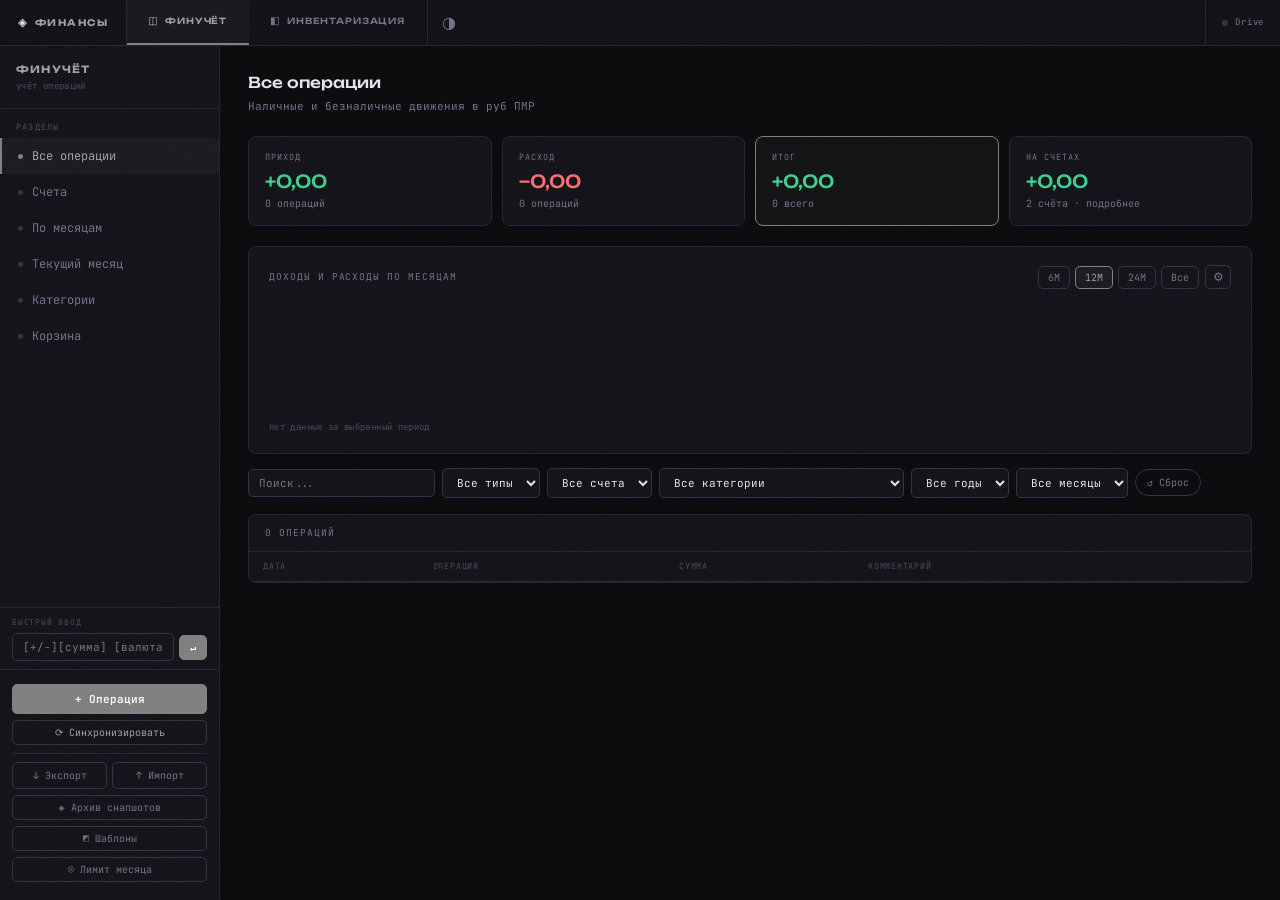
<file: index.html>
﻿<!DOCTYPE html>
<html lang="ru">
<head>
<meta charset="UTF-8">
<meta name="viewport" content="width=device-width, initial-scale=1.0">
<title>Финансы</title>
<link rel="icon" type="image/png" href="favicon.png">
<link rel="apple-touch-icon" href="favicon.png">

<!-- ── Шрифты ──────────────────────────────────────── -->
<link rel="preconnect" href="https://fonts.googleapis.com">
<link href="https://fonts.googleapis.com/css2?family=JetBrains+Mono:wght@300;400;500;600&family=Unbounded:wght@300;500;700&display=swap" rel="stylesheet">

<!-- ── Внешние библиотеки ──────────────────────────── -->
<script src="https://accounts.google.com/gsi/client" async defer></script>
<script src="vendor/chart.umd.min.js"></script>
<script src="vendor/xlsx.full.min.js"></script>

<!-- ── Стили ────────────────────────────────────────── -->
<link rel="stylesheet" href="css/main.css">
</head>
<body>

<!-- ══════════════════════════════════════════════════
     Основная HTML-разметка приложения.
     JS-логика вынесена в js/, стили — в css/.
══════════════════════════════════════════════════ -->


<!-- ══════════════════════════════════════════════
     TOPBAR
══════════════════════════════════════════════ -->
<header class="topbar">
  <button class="topbar-menu-btn" id="topbar-menu-btn" onclick="toggleSidebar()" title="Меню">☰</button>
  <div class="topbar-brand">
    <span class="topbar-brand-icon">◈</span>
    <span class="topbar-brand-text">Финансы</span>
  </div>
  <nav class="topbar-tabs">
    <div class="topbar-tab is-active" id="tab-ops" onclick="switchApp('ops')">
      <span class="topbar-tab-icon">◫</span>
      <span class="topbar-tab-label">Финучёт</span>
    </div>
    <div class="topbar-tab" id="tab-inv" onclick="switchApp('inv')">
      <span class="topbar-tab-icon">◧</span>
      <span class="topbar-tab-label">Инвентаризация</span>
    </div>
  </nav>
  <button class="topbar-theme-btn" onclick="themeOpenModal()" title="Настройки темы">◑</button>
  <div class="sync-status" onclick="driveOpenModal()" title="Google Drive синхронизация">
    <div class="sync-dot" id="sync-dot"></div>
    <span class="sync-label" id="sync-label">Drive</span>
  </div>
</header>

<!-- ══════════════════════════════════════════════
     MOBILE: SIDEBAR OVERLAY
══════════════════════════════════════════════ -->
<div class="sidebar-overlay" id="sidebar-overlay" onclick="closeSidebar()"></div>

<!-- ══════════════════════════════════════════════
     MOBILE: BOTTOM NAV
══════════════════════════════════════════════ -->
<nav class="mobile-bottom-nav" id="mobile-bottom-nav">
  <button class="mobile-nav-item" id="mnav-ops" onclick="switchApp('ops');closeSidebar()">
    <span class="mobile-nav-icon">◫</span>
    <span class="mobile-nav-label">Финучёт</span>
    <div class="mobile-nav-dot"></div>
  </button>
  <button class="mobile-nav-item" id="mnav-inv" onclick="switchApp('inv');closeSidebar()">
    <span class="mobile-nav-icon">◧</span>
    <span class="mobile-nav-label">Инвентарь</span>
    <div class="mobile-nav-dot"></div>
  </button>
  <button class="mobile-nav-item" id="mnav-sync" onclick="driveOpenModal()">
    <span class="mobile-nav-icon" id="mnav-sync-icon">☁</span>
    <span class="mobile-nav-label">Drive</span>
    <div class="mobile-nav-dot" id="mnav-sync-dot"></div>
  </button>
</nav>

<!-- ══════════════════════════════════════════════
     MOBILE: FAB (Add operation)
══════════════════════════════════════════════ -->
<button class="mobile-fab" id="mobile-fab" onclick="opsOpenAddModal()" title="Добавить операцию">+</button>

<!-- ══════════════════════════════════════════════
     MOBILE: QUICK INPUT TOGGLE + BAR
══════════════════════════════════════════════ -->
<button class="quick-input-toggle" id="qi-toggle-btn" onclick="qiToggle()" title="Быстрый ввод">⌨</button>
<div class="quick-input-bar" id="qi-bar">
  <input class="qi-field" id="qi-mobile-input"
    placeholder="+/-сумма нал/безнал коммент"
    onkeydown="if(event.key==='Enter'){qiMobileSubmit();} if(event.key==='Escape'){qiClose();}">
  <button class="qi-submit" onclick="qiMobileSubmit()">↵</button>
</div>

<!-- ══════════════════════════════════════════════
     APP: ФИНУЧЁТ
══════════════════════════════════════════════ -->
<div class="app-frame is-active" id="app-ops">

  <aside class="sidebar">
    <div class="sidebar-logo">
      <div class="sidebar-logo-name">Финучёт</div>
      <div class="sidebar-logo-sub">учёт операций</div>
    </div>

    <div class="sidebar-nav-scroll">
    <div class="sidebar-section-label">Разделы</div>
    <div class="sidebar-nav-item is-active" onclick="opsNav('op-p1');closeSidebar()">
      <div class="sidebar-nav-dot"></div>
      <div><div>Все операции</div></div>
    </div>
    <div class="sidebar-nav-item" onclick="opsNav('op-acc');closeSidebar()">
      <div class="sidebar-nav-dot"></div>
      <div>Счета</div>
    </div>
    <div class="sidebar-nav-item" onclick="opsNav('op-p3');closeSidebar()">
      <div class="sidebar-nav-dot"></div>
      <div>По месяцам</div>
    </div>
    <div class="sidebar-nav-item" onclick="opsNav('op-p4');closeSidebar()">
      <div class="sidebar-nav-dot"></div>
      <div>Текущий месяц</div>
    </div>
    <div class="sidebar-nav-item" onclick="opsNav('op-p6');closeSidebar()">
      <div class="sidebar-nav-dot"></div>
      <div>Категории</div>
    </div>
    <div class="sidebar-nav-item" onclick="opsNav('op-p7');closeSidebar()">
      <div class="sidebar-nav-dot"></div>
      <div>Корзина</div>
      <span class="nav-count" id="nav-trash-count" hidden></span>
    </div>
    </div><!-- /sidebar-nav-scroll -->

    <!-- Быстрый ввод (только desktop — на мобильном есть плавающая панель) -->
    <div class="sidebar-quick-input" style="padding:8px 12px;border-top:1px solid var(--line);flex-shrink:0;">
      <div style="font-size:8px;letter-spacing:.1em;text-transform:uppercase;color:var(--muted2);margin-bottom:5px;">Быстрый ввод</div>
      <div style="display:flex;gap:5px;align-items:center;">
        <input id="quick-input" class="filter-input" style="flex:1;min-width:0;font-size:11px;"
               placeholder="[+/-][сумма] [валюта] [нал|безнал] [коммент]"
               onkeydown="if(event.key==='Enter')quickInputSubmit()">
        <button class="btn btn-sm btn-primary" onclick="quickInputSubmit()" style="flex-shrink:0;white-space:nowrap;">↵</button>
      </div>
      <div id="quick-input-hint" style="font-size:9px;margin-top:3px;line-height:1.4;display:none;"></div>
    </div>

    <div class="sidebar-footer" style="display:flex;flex-direction:column;gap:6px;">
      <button class="btn btn-primary btn-full" onclick="opsOpenAddModal();closeSidebar()">+ Операция</button>
      <button class="btn btn-full btn-sm btn-sync" id="ops-sync-btn" onclick="driveSyncApp('ops');closeSidebar()">⟳ Синхронизировать</button>
      <div style="height:1px;background:var(--line);margin:2px 0;"></div>
      <div style="display:grid;grid-template-columns:1fr 1fr;gap:5px;">
        <button class="btn btn-sm" onclick="opsOpenExportModal();closeSidebar()">↓ Экспорт</button>
        <label class="btn btn-sm" style="cursor:pointer;" onclick="closeSidebar()">↑ Импорт
          <input type="file" accept=".json,.xlsx,.xls" style="display:none" onchange="opsImportFile(this)">
        </label>
      </div>
      <button class="btn btn-full btn-sm" onclick="snapOpenModal();closeSidebar()">◈ Архив снапшотов</button>
      <button class="btn btn-full btn-sm" onclick="opsTplOpenModal();closeSidebar()">◩ Шаблоны</button>
      <button class="btn btn-full btn-sm" onclick="opsBudgetOpenModal();closeSidebar()">◎ Лимит месяца</button>
    </div>
  </aside>

  <main class="main-area" id="ops-main">

    <!-- PAGE: Все операции -->
    <div class="page is-active" id="op-p1">
      <div class="page-title">Все операции</div>
      <div class="page-sub">Наличные и безналичные движения в руб ПМР</div>
      <div class="stat-grid stat-grid-4" id="p1stats"></div>
      <div id="p1-budget"></div>
      <div class="chart-block" id="c1-block">
        <div class="chart-block-header">
          <div class="chart-block-title">Доходы и расходы по месяцам</div>
          <div class="chart-tools">
            <div class="chart-range-group" id="c1-range">
              <button class="chart-range-btn" data-range="6"  onclick="c1SetRange(6)">6М</button>
              <button class="chart-range-btn" data-range="12" onclick="c1SetRange(12)">12М</button>
              <button class="chart-range-btn" data-range="24" onclick="c1SetRange(24)">24М</button>
              <button class="chart-range-btn" data-range="0"  onclick="c1SetRange(0)">Все</button>
            </div>
            <button class="chart-cfg-btn" id="c1-cfg-btn" onclick="c1ToggleCfg()" title="Настройки графика">⚙</button>
          </div>
        </div>

        <div class="chart-cfg" id="c1-cfg" hidden>
          <div class="chart-cfg-grid">
            <label class="chart-cfg-field">
              <span>Тип диаграммы</span>
              <select class="filter-input" id="c1-type" onchange="c1Set('type',this.value)">
                <option value="bar">Столбцы рядом</option>
                <option value="stacked">Столбцы стопкой</option>
                <option value="line">Линии</option>
                <option value="area">Области</option>
                <option value="combo">Столбцы + линия итога</option>
              </select>
            </label>
            <label class="chart-cfg-field">
              <span>Ориентация</span>
              <select class="filter-input" id="c1-orient" onchange="c1Set('orient',this.value)">
                <option value="v">Вертикально</option>
                <option value="h">Горизонтально</option>
              </select>
            </label>
            <label class="chart-cfg-field">
              <span>Плотность</span>
              <select class="filter-input" id="c1-density" onchange="c1Set('density',this.value)">
                <option value="auto">Авто</option>
                <option value="compact">Компактно</option>
                <option value="normal">Обычно</option>
                <option value="wide">Просторно</option>
              </select>
            </label>
          </div>

          <div class="chart-cfg-row">
            <span class="chart-cfg-cap">Ряды</span>
            <div class="chart-chips">
              <button class="chart-chip" data-k="income"  onclick="c1Toggle('income')">Приход</button>
              <button class="chart-chip" data-k="expense" onclick="c1Toggle('expense')">Расход</button>
              <button class="chart-chip" data-k="net"     onclick="c1Toggle('net')">Итог</button>
              <button class="chart-chip" data-k="cum"     onclick="c1Toggle('cum')">Накопительно</button>
              <button class="chart-chip" data-k="avg"     onclick="c1Toggle('avg')">Средние</button>
            </div>
          </div>

          <div class="chart-cfg-row">
            <span class="chart-cfg-cap">Отображение</span>
            <div class="chart-chips">
              <button class="chart-chip" data-k="legend"   onclick="c1Toggle('legend')">Легенда</button>
              <button class="chart-chip" data-k="grid"     onclick="c1Toggle('grid')">Сетка</button>
              <button class="chart-chip" data-k="values"   onclick="c1Toggle('values')">Значения</button>
              <button class="chart-chip" data-k="netTicks" onclick="c1Toggle('netTicks')">Итог под осью</button>
              <button class="chart-chip" data-k="smooth"   onclick="c1Toggle('smooth')">Сглаживание</button>
            </div>
          </div>

          <div class="chart-cfg-foot">
            <button class="filter-reset" onclick="c1Reset()">↺ Сбросить вид</button>
          </div>
        </div>

        <div class="chart-scroll" id="c1-scroll">
          <div class="chart-canvas-wrap" id="c1-wrap"><canvas id="chart1"></canvas></div>
        </div>
        <div class="chart-foot" id="c1-foot"></div>
      </div>
      <div class="filters">
        <input class="filter-input" type="text" id="f1search" placeholder="Поиск..." oninput="renderP1()">
        <select class="filter-input" id="f1type" onchange="renderP1()">
          <option value="">Все типы</option>
          <option value="income">Приход</option>
          <option value="expense">Расход</option>
          <option value="transfer">Перевод</option>
        </select>
        <select class="filter-input" id="f1way" onchange="renderP1()">
          <option value="">Все счета</option>
        </select>
        <select class="filter-input" id="f1cat" onchange="renderP1()"><option value="">Все категории</option><option value="__none__">— без категории</option></select>
        <select class="filter-input" id="f1year" onchange="renderP1()"><option value="">Все годы</option></select>
        <select class="filter-input" id="f1month" onchange="renderP1()"><option value="">Все месяцы</option></select>
        <button class="filter-reset" onclick="opsResetP1()">↺ Сброс</button>
      </div>
      <div class="tbl-wrap">
        <div class="tbl-header">
          <div class="tbl-caption" id="p1count">—</div>
        </div>
        <table>
          <thead><tr><th>Дата</th><th>Операция</th><th>Сумма</th><th>Комментарий</th><th></th></tr></thead>
          <tbody id="p1body"></tbody>
        </table>
      </div>
    </div>

    <!-- PAGE: Категории -->
    <div class="page" id="op-p6">
      <div class="page-title">По категориям</div>
      <div class="page-sub">Распределение расходов и доходов по категориям</div>
      <div style="display:flex;align-items:center;gap:8px;margin-bottom:16px;flex-wrap:wrap;">
        <select class="filter-input" id="f6year" onchange="renderP6()"><option value="">Все годы</option></select>
        <select class="filter-input" id="f6month" onchange="renderP6()"><option value="">Все месяцы</option></select>
        <select class="filter-input" id="f6type" onchange="renderP6()">
          <option value="expense">Расходы</option>
          <option value="income">Доходы</option>
          <option value="">Всё</option>
        </select>
        <select class="filter-input" id="f6chart" onchange="renderP6()">
          <option value="doughnut">Кольцо</option>
          <option value="pie">Круг</option>
          <option value="bar">Столбцы</option>
          <option value="polarArea">Полярная</option>
        </select>
        <button class="filter-reset" onclick="opsResetP6()">↺ Сброс</button>
        <button class="btn btn-sm" style="margin-left:auto" onclick="opsCatConfig()">⚙ Категории</button>
      </div>
      <div style="display:grid;grid-template-columns:1fr 1fr;gap:16px;align-items:start;">
        <div class="chart-block" style="margin-bottom:0;">
          <div class="chart-canvas-wrap" style="height:260px;"><canvas id="chart-cat"></canvas></div>
        </div>
        <div id="p6-legend" style="display:flex;flex-direction:column;gap:5px;max-height:300px;overflow-y:auto;"></div>
      </div>
      <div class="tbl-wrap" style="margin-top:16px;">
        <table><thead><tr><th>Категория</th><th>Кол-во</th><th>Сумма</th><th>%</th></tr></thead>
        <tbody id="p6body"></tbody></table>
      </div>
    </div>

    <!-- PAGE: Корзина -->
    <div class="page" id="op-p7">
      <div class="page-title">Корзина</div>
      <div class="page-sub">Удалённые операции хранятся здесь, пока вы их не вычистите</div>

      <div class="tbl-wrap" id="p7-wrap">
        <div class="tbl-header">
          <div class="tbl-caption" id="p7count">—</div>
          <div id="p7-tools" style="display:none;gap:6px;">
            <button class="btn btn-sm" onclick="opsRestoreAll()">↺ Восстановить всё</button>
            <button class="btn btn-sm btn-danger" onclick="opsPurgeAll()">✕ Очистить</button>
          </div>
        </div>
        <table>
          <thead><tr><th>Дата</th><th>Операция</th><th>Сумма</th><th>Комментарий</th><th>Удалено</th><th></th></tr></thead>
          <tbody id="p7body"></tbody>
        </table>
      </div>

      <div class="trash-empty" id="p7-empty">
        Корзина пуста. Удалённые операции попадают сюда и остаются до очистки.
      </div>
    </div>

    <!-- PAGE: Счета -->
    <div class="page" id="op-acc">
      <div class="page-title">Счета</div>
      <div class="page-sub">Остатки и движение по каждому счёту — для сверки с кошельком и картой</div>
      <div class="stat-grid stat-grid-4" id="acc-cards"></div>
      <div class="filters">
        <select class="filter-input" id="facc-acc" onchange="renderAccounts()"></select>
        <input class="filter-input" type="text" id="facc-search" placeholder="Поиск..." oninput="renderAccounts()">
        <select class="filter-input" id="facc-year" onchange="renderAccounts()"><option value="">Все годы</option></select>
        <select class="filter-input" id="facc-month" onchange="renderAccounts()"><option value="">Все месяцы</option></select>
        <button class="filter-reset" onclick="opsResetAcc()">↺ Сброс</button>
        <button class="btn btn-sm" style="margin-left:auto" onclick="opsAccOpenModal()">⚙ Счета</button>
      </div>
      <div class="tbl-wrap">
        <div class="tbl-header">
          <div class="tbl-caption" id="acc-count">—</div>
        </div>
        <table>
          <thead><tr><th>Дата</th><th>Операция</th><th>Сумма</th><th>Остаток</th><th>Комментарий</th><th></th></tr></thead>
          <tbody id="acc-body"></tbody>
        </table>
      </div>
    </div>

    <!-- PAGE: По месяцам -->
    <div class="page" id="op-p3">
      <div class="page-title">По месяцам</div>
      <div class="page-sub">Сводка за каждый месяц — разверни чтобы увидеть операции по дням</div>
      <div class="filters">
        <select class="filter-input" id="f3year" onchange="renderP3()"><option value="">Все годы</option></select>
        <button class="filter-reset" onclick="opsResetP3()">↺ Сброс</button>
      </div>
      <div id="p3body"></div>
    </div>

    <!-- PAGE: Текущий месяц -->
    <div class="page" id="op-p4">
      <div class="page-title">Операции за месяц</div>
      <div class="month-select-wrap">
        <button class="month-nav-btn" onclick="p4Prev()">←</button>
        <span class="month-current-label" id="p4label"></span>
        <button class="month-nav-btn" onclick="p4Next()">→</button>
        <select class="filter-input" id="p4yearsel" onchange="p4YearChange()" style="margin-left:6px;"></select>
        <select class="filter-input" id="p4monthsel" onchange="p4MonthChange()"></select>
      </div>
      <div class="stat-grid stat-grid-4" id="p4stats"></div>
      <div id="p4-budget"></div>
      <div class="tbl-wrap">
        <div class="tbl-header"><div class="tbl-caption" id="p4count">—</div></div>
        <table>
          <thead><tr><th>Дата</th><th>Тип</th><th>Счёт</th><th>Сумма</th><th>Итог месяца</th><th>Комментарий</th><th></th></tr></thead>
          <tbody id="p4body"></tbody>
        </table>
      </div>
    </div>

  </main>
</div>

<!-- ══════════════════════════════════════════════
     APP: ИНВЕНТАРИЗАЦИЯ
══════════════════════════════════════════════ -->
<div class="app-frame" id="app-inv">

  <aside class="sidebar">
    <div class="sidebar-logo">
      <div class="sidebar-logo-name">Наличные</div>
      <div class="sidebar-logo-sub">инвентаризация</div>
    </div>

    <div class="sidebar-section-label" style="padding-top:14px;">Обзор</div>
    <div class="sidebar-nav-item" id="inv-dash-nav" onclick="invShowDashboard();closeSidebar()">
      <div class="sidebar-nav-dot" style="background:var(--amber);"></div>
      <div>Главная</div>
    </div>

    <div class="sidebar-section-label">Инвентаризации</div>
    <!-- Список дат — скроллится отдельно -->
    <div id="inv-date-list" style="overflow-y:auto;flex:1;min-height:0;"></div>

    <!-- Зафиксированные кнопки снизу -->
    <div style="border-top:1px solid var(--line);flex-shrink:0;padding:14px 12px 18px;display:flex;flex-direction:column;gap:6px;">

      <!-- Primary action -->
      <button class="btn btn-primary btn-full btn-sm" onclick="invOpenNewModal();closeSidebar()">+ Новая дата</button>

      <!-- Sync -->
      <button class="btn btn-sm btn-sync btn-full" id="inv-sync-btn" onclick="driveSyncApp('inv');closeSidebar()">⟳ Синхронизировать</button>

      <!-- Section: настройки -->
      <div style="height:1px;background:var(--line);margin:2px 0;"></div>
      <div style="display:grid;grid-template-columns:1fr 1fr;gap:5px;">
        <button class="btn btn-sm" onclick="invOpenConfig();closeSidebar()">⚙ Блоки</button>
        <button class="btn btn-sm" onclick="invOpenRatesModal();closeSidebar()" title="Курсы валют">₽ Курсы</button>
        <button class="btn btn-sm" onclick="invOpenDiff();closeSidebar()">⇄ Сравнить</button>
        <button class="btn btn-sm" onclick="invOpenGoals();closeSidebar()">◎ Цели</button>
      </div>

      <!-- Section: данные -->
      <div style="height:1px;background:var(--line);margin:2px 0;"></div>
      <div style="display:grid;grid-template-columns:1fr 1fr;gap:5px;">
        <button class="btn btn-sm" onclick="invExport();closeSidebar()">↓ Экспорт</button>
        <label class="btn btn-sm" style="cursor:pointer;" onclick="closeSidebar()">↑ Импорт
          <input type="file" accept=".json" style="display:none" onchange="invImport(this)">
        </label>
      </div>
      <button class="btn btn-sm btn-full" onclick="snapOpenModal();closeSidebar()">◈ Архив снапшотов</button>
    </div>
  </aside>

  <main class="main-area" id="inv-main-area">
    <div class="empty-state">
      <div class="empty-state-glyph">—</div>
      <div class="empty-state-text">Выбери дату или создай новую</div>
    </div>
  </main>

</div>

<!-- ══════════════════════════════════════════════
     MODAL: OPS — ДОБАВИТЬ / РЕДАКТИРОВАТЬ
══════════════════════════════════════════════ -->
<div class="overlay" id="ops-modal">
  <div class="modal">
    <div class="modal-title" id="ops-modal-title">Новая операция</div>
    <div style="display:flex;gap:6px;margin-bottom:12px;padding-bottom:10px;border-bottom:1px solid var(--line);">
      <button type="button" class="btn btn-sm" style="font-size:10px;flex:1;" onclick="opsTplOpenModal()">◩ Из шаблона</button>
      <button type="button" class="btn btn-sm" style="font-size:10px;flex:1;" onclick="opsTplSaveFromModal()">💾 Сохранить шаблон</button>
    </div>
    <div class="form-row">
      <div class="form-field">
        <label>Дата</label>
        <input type="date" id="m-date" onchange="opsFxFormSync()">
      </div>
      <div class="form-field">
        <label>Тип</label>
        <select id="m-type" onchange="opsModalTypeChange()">
          <option value="income">Приход</option>
          <option value="expense">Расход</option>
          <option value="transfer">Перевод</option>
        </select>
      </div>
    </div>
    <div class="form-row">
      <div class="form-field">
        <label id="m-acc-label">Счёт</label>
        <select id="m-acc" onchange="opsFxFormSync()"></select>
      </div>
      <div class="form-field">
        <label id="m-amt-label">Сумма</label>
        <input type="number" step="0.01" id="m-amt" placeholder="0.00" oninput="opsFxPreview()">
      </div>
    </div>
    <div id="m-transfer-row" hidden>
      <div class="form-row">
        <div class="form-field">
          <label>На счёт</label>
          <select id="m-acc-to" onchange="opsFxFormSync()"></select>
        </div>
        <div class="form-field" id="m-amt-to-field" hidden>
          <label id="m-amt-to-label">Получено</label>
          <input type="number" step="0.01" id="m-amt-to" placeholder="0.00" oninput="opsFxPreview()">
        </div>
      </div>
      <div class="form-field">
        <label id="m-fee-label">Комиссия</label>
        <input type="number" step="0.01" id="m-fee" placeholder="0.00">
      </div>
    </div>

    <div class="form-field" id="m-rate-row" hidden>
      <label id="m-rate-label">Курс</label>
      <input type="text" inputmode="decimal" id="m-rate" placeholder="0.00" oninput="opsRateTouch()">
      <div class="budget-hint" id="m-rate-src"></div>
    </div>
    <div class="fx-preview" id="m-fx-preview" hidden></div>
    <div class="form-field" id="m-cat-field">
      <label>Категория <span class="cat-auto-badge" id="m-cat-auto" hidden>авто</span></label>
      <select id="m-cat" onchange="opsAcTouch()"></select>
      <button type="button" class="cat-suggest" id="m-cat-suggest" hidden onclick="opsAcApply()"></button>
    </div>
    <div class="form-field">
      <label>Комментарий</label>
      <input type="text" id="m-comment" placeholder="Описание операции..." oninput="opsAcOnComment()">
    </div>

    <!-- Составные позиции -->
    <details id="m-items-details" style="margin-top:10px;border-top:1px solid var(--line);padding-top:10px;">
      <summary style="cursor:pointer;display:flex;align-items:center;gap:8px;list-style:none;
                      font-size:9px;letter-spacing:.1em;text-transform:uppercase;color:var(--muted);
                      user-select:none;padding:2px 0;"
               onclick="document.getElementById('m-items-arrow').style.transform = this.parentElement.open ? '' : 'rotate(90deg)'">
        <span id="m-items-arrow" style="transition:transform .2s;display:inline-block;">▶</span>
        Детализация позиций
        <span id="m-items-summary-hint" style="text-transform:none;letter-spacing:0;font-size:10px;color:var(--muted2);margin-left:4px;"></span>
      </summary>

      <div style="margin-top:10px;">
        <!-- Режим -->
        <div style="display:flex;gap:5px;margin-bottom:10px;">
          <button type="button" id="m-mode-none"
                  onclick="opsSetMode('none')"
                  class="btn btn-sm is-active"
                  style="flex:1;">Без позиций</button>
          <button type="button" id="m-mode-detail"
                  onclick="opsSetMode('detail')"
                  class="btn btn-sm"
                  style="flex:1;" title="Сумма известна, расписываем из чего состоит">Детализация ↓</button>
          <button type="button" id="m-mode-sum"
                  onclick="opsSetMode('sum')"
                  class="btn btn-sm"
                  style="flex:1;" title="Сумма неизвестна, складываем из позиций">Сборка ↑</button>
        </div>

        <div id="m-items-section" style="display:none;">
          <div style="display:grid;grid-template-columns:1fr 60px 80px 28px;gap:5px;margin-bottom:4px;">
            <span style="font-size:8px;color:var(--muted2);letter-spacing:.08em;">НАЗВАНИЕ</span>
            <span style="font-size:8px;color:var(--muted2);letter-spacing:.08em;text-align:right;">КОЛ-ВО</span>
            <span style="font-size:8px;color:var(--muted2);letter-spacing:.08em;text-align:right;">ЦЕНА</span>
            <span></span>
          </div>
          <div class="m-items-list" id="m-items-list"></div>
          <div style="display:flex;align-items:center;justify-content:space-between;margin-top:8px;">
            <button class="btn btn-sm" onclick="opsAddItem()" type="button">+ Позиция</button>
            <span id="m-items-total-label" style="font-size:11px;"></span>
          </div>
        </div>
      </div>
    </details>

    <div class="modal-actions">
      <button class="btn btn-danger modal-actions-left" id="m-del-btn" style="display:none" onclick="opsDeleteOp()">Удалить</button>
      <button class="btn" id="m-cancel-btn" onclick="opsCloseModal()">Отмена</button>
      <button class="btn" id="m-save-more-btn" onclick="opsSaveOp(true)"
              title="Сохранить и оставить форму открытой для следующей операции">Сохранить и добавить</button>
      <button class="btn btn-primary" id="m-save-btn" onclick="opsSaveOp()">Сохранить и закрыть</button>
    </div>
  </div>
</div>

<!-- ══════════════════════════════════════════════
     MODAL: OPS — ЭКСПОРТ
══════════════════════════════════════════════ -->
<div class="overlay" id="ops-export-modal">
  <div class="modal" style="max-width:340px;">
    <div class="modal-title">Экспорт данных</div>
    <div style="display:flex;flex-direction:column;gap:8px;margin-bottom:20px;">
      <button class="btn btn-full" style="padding:13px 16px;text-align:left;flex-direction:column;align-items:flex-start;gap:4px;height:auto;" onclick="opsExportJSON();opsCloseExportModal()">
        <span style="font-size:12px;color:var(--text);font-weight:500;">JSON</span>
        <span style="font-size:9px;color:var(--muted);white-space:normal;line-height:1.4;">Полный экспорт со всеми данными — для резервной копии и импорта</span>
      </button>
      <button class="btn btn-full" style="padding:13px 16px;text-align:left;flex-direction:column;align-items:flex-start;gap:4px;height:auto;" onclick="opsExportXLSX();opsCloseExportModal()">
        <span style="font-size:12px;color:var(--text);font-weight:500;">Excel (.xlsx)</span>
        <span style="font-size:9px;color:var(--muted);white-space:normal;line-height:1.4;">Таблица операций — для анализа в Excel или Google Sheets</span>
      </button>
    </div>
    <div class="modal-actions">
      <button class="btn" onclick="opsCloseExportModal()">Отмена</button>
    </div>
  </div>
</div>

<!-- ══════════════════════════════════════════════
     MODAL: INV — НОВАЯ ДАТА
══════════════════════════════════════════════ -->
<div class="overlay" id="inv-modal">
  <div class="modal">
    <div class="modal-title">Новая инвентаризация</div>
    <div class="form-field">
      <label>Дата</label>
      <input type="date" id="inv-new-date">
    </div>
    <div class="form-field">
      <label>Заметка (необязательно)</label>
      <textarea id="inv-new-note" placeholder="например: купил монитор..."></textarea>
    </div>
    <div class="modal-actions">
      <button class="btn" onclick="invCloseModal()">Отмена</button>
      <button class="btn btn-primary" onclick="invCreate()">Создать</button>
    </div>
  </div>
</div>

<!-- ══════════════════════════════════════════════
     MODAL: INV — НАСТРОЙКА БЛОКОВ
══════════════════════════════════════════════ -->
<div class="overlay" id="inv-config-modal">
  <div class="modal" style="width:560px;max-height:90vh;overflow-y:auto;">
    <div class="modal-title">Настройка блоков инвентаризации</div>

    <!-- Валюты -->
    <div style="margin-bottom:18px;">
      <div style="display:flex;align-items:center;justify-content:space-between;margin-bottom:10px;">
        <div style="font-size:8.5px;letter-spacing:.12em;text-transform:uppercase;color:var(--muted);">Валюты (управление через ₽ Курсы)</div>
        <button class="btn btn-sm" onclick="invOpenCurrencyModal()">+ Добавить валюту</button>
      </div>
      <div id="cfg-currencies"></div>
    </div>

    <!-- Блоки -->
    <div style="margin-bottom:18px;">
      <div style="display:flex;align-items:center;justify-content:space-between;margin-bottom:10px;">
        <div style="font-size:8.5px;letter-spacing:.12em;text-transform:uppercase;color:var(--muted);">Блоки</div>
        <button class="btn btn-sm btn-primary" onclick="invOpenBlockModal()">+ Новый блок</button>
      </div>
      <div id="cfg-blocks"></div>
    </div>

    <div class="modal-actions">
      <button class="btn" onclick="invCloseConfig()">Закрыть</button>
    </div>
  </div>
</div>

<!-- ══════════════════════════════════════════════
     MODAL: INV — ДОБАВИТЬ / РЕДАКТИРОВАТЬ БЛОК
══════════════════════════════════════════════ -->
<div class="overlay" id="inv-block-modal">
  <div class="modal" style="width:480px;">
    <div class="modal-title" id="inv-block-modal-title">Новый блок</div>

    <div class="form-field">
      <label>Название блока</label>
      <input type="text" id="blk-name" placeholder="например: Гривны">
    </div>

    <div class="form-row">
      <div class="form-field">
        <label>Тип</label>
        <select id="blk-type" onchange="invBlockTypeChange()">
          <option value="cash">Наличный (купюры)</option>
          <option value="electronic">Электронный (одно поле)</option>
        </select>
      </div>
      <div class="form-field">
        <label>Валюта конвертации</label>
        <select id="blk-currency"></select>
      </div>
    </div>

    <div class="form-field">
      <label>Учитывать в итоге ПМР?</label>
      <select id="blk-pmr">
        <option value="1">Да</option>
        <option value="0">Нет</option>
      </select>
    </div>

    <!-- Только для наличного типа -->
    <div id="blk-noms-section" class="form-field">
      <label>Номиналы (через запятую)</label>
      <input type="text" id="blk-noms" placeholder="500, 200, 100, 50, 25, 10, 5, 1">
      <div style="font-size:9px;color:var(--muted2);margin-top:4px;">Введи номиналы купюр/монет через запятую</div>
    </div>

    <input type="hidden" id="blk-edit-id">
    <div class="modal-actions">
      <button class="btn btn-danger modal-actions-left" id="blk-del-btn" style="display:none" onclick="invDeleteBlock()">Удалить блок</button>
      <button class="btn" onclick="invCloseBlockModal()">Отмена</button>
      <button class="btn btn-primary" onclick="invSaveBlock()">Сохранить</button>
    </div>
  </div>
</div>

<!-- ══════════════════════════════════════════════
     MODAL: INV — ДОБАВИТЬ / РЕДАКТИРОВАТЬ ВАЛЮТУ
══════════════════════════════════════════════ -->
<div class="overlay" id="inv-currency-modal" style="z-index:800;">
  <div class="modal" style="width:380px;">
    <div class="modal-title" id="inv-currency-modal-title">Новая валюта</div>

    <div class="form-row">
      <div class="form-field">
        <label>Код (напр. UAH)</label>
        <input type="text" id="cur-code" placeholder="UAH" maxlength="6" style="text-transform:uppercase"
          oninput="this.value=this.value.toUpperCase()">
      </div>
      <div class="form-field">
        <label>Название</label>
        <input type="text" id="cur-name" placeholder="Гривна">
      </div>
    </div>
    <div style="font-size:10px;color:var(--muted);margin-top:4px;line-height:1.5;">
      После добавления валюты добавь курсы обмена через кнопку <b>₽ Курсы</b> в боковом меню.
    </div>

    <input type="hidden" id="cur-edit-code">
    <div class="modal-actions">
      <button class="btn btn-danger modal-actions-left" id="cur-del-btn" style="display:none" onclick="invDeleteCurrency()">Удалить</button>
      <button class="btn" onclick="invCloseCurrencyModal()">Отмена</button>
      <button class="btn btn-primary" onclick="invSaveCurrency()">Сохранить</button>
    </div>
  </div>
</div>


<!-- ── Модал: Настройки темы ────────────────────────── -->
<!-- ══════════════════════════════════════════════
     MODAL: НАСТРОЙКИ ТЕМЫ
══════════════════════════════════════════════ -->
<div class="overlay" id="theme-modal">
  <div class="modal" style="width:560px;max-height:92vh;overflow-y:auto;">
    <div class="modal-title">Оформление интерфейса</div>

    <!-- Быстрые пресеты -->
    <div style="font-size:8.5px;letter-spacing:.12em;text-transform:uppercase;color:var(--muted);margin-bottom:8px;">Пресеты</div>
    <div id="theme-presets"></div>

    <!-- Пользовательская тема -->
    <div style="font-size:8.5px;letter-spacing:.12em;text-transform:uppercase;color:var(--muted);margin:16px 0 10px;">Пользовательская тема</div>

    <div style="display:grid;grid-template-columns:1fr 1fr;gap:10px;margin-bottom:12px;">

      <!-- Левая колонка: пикеры -->
      <div>
        <div id="theme-quick-pickers"></div>
        <button class="btn btn-sm btn-primary" style="width:100%;margin-top:8px;"
                onclick="themeApplyCustom()">Применить</button>
      </div>

      <!-- Правая колонка: живой превью -->
      <div id="theme-preview-box" style="
        border-radius:var(--radius);
        overflow:hidden;
        border:1px solid var(--line);
        font-size:10px;
        font-family:var(--mono);
      ">
        <!-- превью рендерится в themeRenderPreview() -->
      </div>

    </div>

    <!-- Расширенные настройки -->
    <details style="margin-top:4px;">
      <summary style="cursor:pointer;font-size:9px;letter-spacing:.1em;text-transform:uppercase;
                      color:var(--muted);padding:6px 0;user-select:none;list-style:none;
                      display:flex;align-items:center;gap:6px;">
        <span id="theme-advanced-arrow" style="transition:transform .2s;">▶</span>
        Все переменные
      </summary>
      <div id="theme-vars" style="margin-top:10px;"></div>
    </details>

    <div class="modal-actions" style="margin-top:18px;flex-wrap:wrap;gap:6px;">
      <button class="btn btn-danger modal-actions-left" onclick="themeReset()">Сброс</button>
      <button class="btn btn-sm" onclick="themeExport()">↓ Экспорт</button>
      <label class="btn btn-sm" style="cursor:pointer;">↑ Импорт
        <input type="file" accept=".json" style="display:none" onchange="themeImport(this)">
      </label>
      <button class="btn" onclick="themeCloseModal()">Закрыть</button>
    </div>
  </div>
</div>

<!-- ── Модалы: Курсы валют / Google Drive ──────────── -->
<!-- ══════════════════════════════════════════════
     MODAL: КУРСЫ ВАЛЮТ
══════════════════════════════════════════════ -->
<div class="overlay" id="inv-rates-modal" style="z-index:700;">
  <div class="modal" style="width:min(600px,96vw);max-height:90vh;display:flex;flex-direction:column;">
    <div class="modal-title">Курсы валютных пар</div>
    <div id="inv-rates-modal-body" style="overflow-y:auto;flex:1;min-height:0;"></div>
    <div class="modal-actions" style="margin-top:14px;flex-shrink:0;">
      <button class="btn" onclick="invCloseRatesModal()">Закрыть</button>
    </div>
  </div>
</div>

<!-- ══════════════════════════════════════════════
     MODAL: КАТЕГОРИИ — НАСТРОЙКА
══════════════════════════════════════════════ -->
<div class="overlay" id="cat-config-modal">
  <div class="modal" style="width:480px;max-height:88vh;overflow-y:auto;">
    <div class="modal-title">Категории операций</div>
    <div style="display:flex;align-items:center;gap:10px;margin-bottom:12px;padding:8px 10px;background:var(--bg3);border-radius:var(--radius-sm);">
      <span style="font-size:11px;color:var(--muted);flex:1;">Показывать эмодзи</span>
      <label style="display:flex;align-items:center;gap:6px;cursor:pointer;">
        <input type="checkbox" id="cat-emoji-toggle" onchange="opsCatEmojiToggle(this.checked)"
               style="width:16px;height:16px;accent-color:var(--acc);">
        <span id="cat-emoji-label" style="font-size:11px;color:var(--muted);">вкл</span>
      </label>
    </div>
    <div id="cat-config-list"></div>
    <div class="modal-actions" style="margin-top:12px;flex-wrap:wrap;gap:6px;">
      <button class="btn btn-sm btn-primary modal-actions-left" onclick="opsCatAdd()">+ Добавить</button>
      <button class="btn btn-sm" onclick="opsCatExport()">↓ Экспорт</button>
      <label class="btn btn-sm" style="cursor:pointer;">↑ Импорт
        <input type="file" accept=".json" style="display:none" onchange="opsCatImport(this)">
      </label>
      <button class="btn" onclick="opsCatConfigClose()">Закрыть</button>
    </div>
  </div>
</div>

<!-- ══════════════════════════════════════════════
     MODAL: ЦЕЛИ ИНВЕНТАРИЗАЦИИ
══════════════════════════════════════════════ -->
<div class="overlay" id="inv-goals-modal">
  <div class="modal" style="width:520px;max-height:90vh;overflow-y:auto;">
    <div class="modal-title">Финансовые цели</div>
    <div id="inv-goals-list"></div>
    <div style="margin-top:14px;padding-top:14px;border-top:1px solid var(--line);">
      <div style="font-size:8.5px;letter-spacing:.12em;text-transform:uppercase;color:var(--muted);margin-bottom:10px;" id="goal-form-label">Новая цель</div>
      <div class="form-field">
        <label>Название</label>
        <input type="text" id="goal-name" placeholder="например: Накопить на машину">
      </div>
      <div class="form-row">
        <div class="form-field">
          <label>Сумма</label>
          <input type="number" id="goal-amount" step="0.01" placeholder="5000">
        </div>
        <div class="form-field">
          <label>Валюта</label>
          <select id="goal-currency"></select>
        </div>
      </div>
      <div class="form-field">
        <label>Цвет</label>
        <div style="display:flex;align-items:center;gap:8px;flex-wrap:wrap;" id="goal-color-picks">
          <input type="color" id="goal-color" value="#7c6af7"
                 style="width:36px;height:28px;border:1px solid var(--line2);border-radius:3px;cursor:pointer;padding:2px;background:var(--bg3);">
          <!-- swatches rendered by invRenderGoalSwatches() -->
        </div>
      </div>
      <div class="form-field">
        <div style="display:flex;align-items:center;margin-bottom:6px;">
          <span style="font-size:8.5px;letter-spacing:.12em;text-transform:uppercase;color:var(--muted);">Учитывать блоки</span>
          <div style="display:flex;gap:4px;margin-left:auto;">
            <button class="btn btn-sm" type="button" onclick="invGoalBlocksAll()">Все</button>
            <button class="btn btn-sm" type="button" onclick="invGoalBlocksNone()">Снять</button>
          </div>
        </div>
        <div id="goal-blocks-wrap" style="max-height:140px;overflow-y:auto;"></div>
      </div>
      <input type="hidden" id="goal-edit-id">
      <input type="hidden" id="goal-color-var">
    </div>
    <div class="modal-actions" style="margin-top:14px;">
      <button class="btn btn-primary modal-actions-left" id="goal-save-btn" onclick="invSaveGoal()">+ Добавить цель</button>
      <button class="btn btn-sm" id="goal-cancel-edit-btn" style="display:none" onclick="invCancelEditGoal()">Отмена</button>
      <button class="btn" onclick="invCloseGoals()">Закрыть</button>
    </div>
  </div>
</div>

<!-- ══════════════════════════════════════════════
     MODAL: DIFF ИНВЕНТАРИЗАЦИЙ
══════════════════════════════════════════════ -->
<div class="overlay" id="inv-diff-modal">
  <div class="modal" style="width:600px;max-height:90vh;overflow-y:auto;">
    <div class="modal-title">Сравнение инвентаризаций</div>
    <div style="display:flex;gap:10px;margin-bottom:14px;align-items:center;flex-wrap:wrap;">
      <div class="form-field" style="flex:1;margin-bottom:0;">
        <label>Запись A (позже)</label>
        <select id="diff-sel-a" class="filter-input" style="width:100%" onchange="invRenderDiff()"></select>
      </div>
      <div style="color:var(--muted);padding-top:16px;font-size:18px;">↔</div>
      <div class="form-field" style="flex:1;margin-bottom:0;">
        <label>Запись B (раньше)</label>
        <select id="diff-sel-b" class="filter-input" style="width:100%" onchange="invRenderDiff()"></select>
      </div>
    </div>
    <div id="inv-diff-body"></div>
    <div class="modal-actions" style="margin-top:14px;">
      <button class="btn" onclick="invCloseDiff()">Закрыть</button>
    </div>
  </div>
</div>

<!-- ══════════════════════════════════════════════
     MODAL: АРХИВ ТОЧЕК СОХРАНЕНИЯ
══════════════════════════════════════════════ -->
<div class="overlay" id="snap-modal">
  <div class="modal" style="width:560px;max-width:96vw;">
    <div class="modal-title">◈ Архив — точки сохранения</div>

    <div class="drive-section" style="margin-bottom:12px;">
      <div class="drive-section-title">Создать точку сохранения</div>
      <div style="display:flex;gap:8px;align-items:flex-end;flex-wrap:wrap;">
        <div class="form-field" style="flex:1;min-width:180px;margin-bottom:0;">
          <label>Название</label>
          <input type="text" id="snap-label-input" placeholder="например: до закупки / конец месяца" maxlength="80"
                 onkeydown="if(event.key==='Enter')snapCreate(false)">
        </div>
        <div style="display:flex;gap:6px;flex-shrink:0;padding-bottom:1px;">
          <button class="btn btn-sm" onclick="snapCreate(false)" title="Сохранить только локально">💾 Локально</button>
          <button class="btn btn-sm btn-sync" id="snap-drive-btn" onclick="snapCreate(true)" title="Сохранить и загрузить на Drive">☁ + Drive</button>
        </div>
      </div>
      <div id="snap-create-status" style="font-size:9.5px;margin-top:6px;min-height:14px;"></div>
    </div>

    <div class="drive-section">
      <div style="display:flex;align-items:center;justify-content:space-between;margin-bottom:10px;">
        <div class="drive-section-title" style="margin-bottom:0;">Сохранённые точки</div>
        <div style="font-size:9px;color:var(--muted2);" id="snap-count-label"></div>
      </div>
      <div class="snap-list" id="snap-list">
        <div style="color:var(--muted);font-size:11px;text-align:center;padding:20px 0;">Точек сохранения нет</div>
      </div>
    </div>

    <div class="modal-actions">
      <div class="modal-actions-left" style="display:flex;gap:6px;">
        <button class="btn btn-sm btn-sync" id="snap-sync-list-btn" onclick="snapSyncListFromDrive()" title="Обновить список из Drive">☁ Список с Drive</button>
      </div>
      <button class="btn" onclick="snapCloseModal()">Закрыть</button>
    </div>
  </div>
</div>

<!-- ══════════════════════════════════════════════
     MODAL: GOOGLE DRIVE SYNC
══════════════════════════════════════════════ -->
<div class="overlay" id="drive-modal">
  <div class="modal drive-modal">
    <div class="modal-title">Google Drive — Синхронизация</div>

    <!-- Панель A: не авторизован -->
    <div id="drive-panel-out">
      <div class="drive-section">
        <div style="font-size:11px;color:var(--muted);margin-bottom:16px;line-height:1.7">
          Данные сохраняются в папке <code style="color:var(--acc2)">FinanceApp</code> на твоём Google Drive.
          Синк двунаправленный — выигрывает более свежая версия. После входа синхронизация
          запускается автоматически при каждом изменении.
        </div>
        <button class="btn btn-primary" style="width:100%;padding:10px 14px;font-size:12px" onclick="driveSignIn()">
          Войти через Google
        </button>
      </div>
    </div>

    <!-- Панель B: авторизован -->
    <div id="drive-panel-in" style="display:none">
      <div class="drive-section">
        <div class="drive-section-title">Статус</div>
        <div class="drive-info-row"><span class="drive-info-key">Аккаунт</span><span class="drive-info-val" id="drive-user-email">—</span></div>
        <div class="drive-info-row"><span class="drive-info-key">Финучёт</span><span class="drive-info-val" id="drive-ops-ts">нет данных</span></div>
        <div class="drive-info-row"><span class="drive-info-key">Инвентаризация</span><span class="drive-info-val" id="drive-inv-ts">нет данных</span></div>
      </div>
      <div class="drive-section">
        <div class="drive-section-title">Управление</div>
        <div class="sync-action-row">
          <button class="btn btn-primary btn-sm btn-full" onclick="driveSyncAll()">⟳ Синхронизировать всё</button>
          <button class="btn btn-sm" style="flex:1" onclick="drivePushAll()">↑ На Drive</button>
          <button class="btn btn-sm" style="flex:1" onclick="drivePullAll()">↓ С Drive</button>
        </div>
        <div class="sync-log" id="sync-log"><span class="sync-log-entry info">— лог синхронизации —</span></div>
      </div>
    </div>

    <div class="modal-actions">
      <button class="btn btn-danger btn-sm modal-actions-left" id="drive-signout-btn"
              onclick="driveSignOut()" style="display:none">Выйти из аккаунта</button>
      <button class="btn" onclick="driveCloseModal()">Закрыть</button>
    </div>
  </div>
</div>

<!-- ══════════════════════════════════════════════
     MODAL: ШАБЛОНЫ ОПЕРАЦИЙ
══════════════════════════════════════════════ -->
<div class="overlay" id="acc-modal">
  <div class="modal" style="width:520px;max-width:96vw;max-height:88vh;display:flex;flex-direction:column;">
    <div class="modal-title">⚙ Счета</div>
    <div style="font-size:10px;color:var(--muted);margin-bottom:12px;line-height:1.6;">
      Счёт с операциями можно только архивировать: он пропадёт из выбора, история и остаток сохранятся.
      «Нал / безнал» определяет, какой счёт подставляется в быстром вводе по словам «нал» и «безнал».
    </div>
    <div id="acc-list" style="overflow-y:auto;flex:1;min-height:0;"></div>
    <div class="modal-actions" style="margin-top:14px;flex-shrink:0;">
      <button class="btn modal-actions-left" onclick="opsAccAdd()">+ Новый счёт</button>
      <button class="btn" onclick="opsCurOpenModal()">Валюты</button>
      <button class="btn" onclick="opsAccCloseModal()">Закрыть</button>
    </div>
  </div>
</div>

<div class="overlay" id="cur-modal">
  <div class="modal" style="width:480px;max-width:96vw;max-height:88vh;display:flex;flex-direction:column;">
    <div class="modal-title">Валюты</div>
    <div class="form-field">
      <label>Базовая валюта — в ней считается вся статистика</label>
      <select id="cur-base" onchange="opsSetBaseCurrency(this.value)"></select>
    </div>
    <div id="cur-list" style="overflow-y:auto;flex:1;min-height:0;"></div>
    <div class="cur-add">
      <input type="text" class="filter-input" id="cur-new-code" placeholder="Код, напр. GBP" maxlength="5">
      <input type="text" class="filter-input" id="cur-new-name" placeholder="Название">
      <button type="button" class="btn btn-sm" onclick="opsCurAdd()">+ Добавить</button>
    </div>
    <div class="modal-actions" style="margin-top:14px;flex-shrink:0;">
      <button class="btn" onclick="opsCurCloseModal()">Закрыть</button>
    </div>
  </div>
</div>

<div class="overlay" id="rec-modal">
  <div class="modal" style="width:480px;max-width:96vw;max-height:88vh;display:flex;flex-direction:column;">
    <div class="modal-title">↻ Ожидаются повторяющиеся операции</div>
    <div style="font-size:10px;color:var(--muted);margin-bottom:12px;line-height:1.6;">
      По расписанию шаблонов срок уже наступил. Добавить операции или пропустить этот месяц?
    </div>
    <div id="rec-list" style="overflow-y:auto;flex:1;min-height:0;"></div>
    <div class="modal-actions" style="margin-top:14px;flex-shrink:0;">
      <button class="btn modal-actions-left" onclick="opsRecSkipAll()">Пропустить все</button>
      <button class="btn" onclick="opsRecLater()">Позже</button>
      <button class="btn btn-primary" onclick="opsRecConfirmAll()">Добавить все</button>
    </div>
  </div>
</div>

<div class="overlay" id="budget-modal">
  <div class="modal" style="width:460px;max-width:96vw;max-height:88vh;display:flex;flex-direction:column;">
    <div class="modal-title">◎ Лимит затрат на месяц</div>
    <div id="budget-fields" style="overflow-y:auto;flex:1;min-height:0;"></div>
    <div class="modal-actions" style="margin-top:14px;flex-shrink:0;">
      <button class="btn" onclick="opsBudgetCloseModal()">Закрыть</button>
    </div>
  </div>
</div>

<div class="overlay" id="tpl-modal">
  <div class="modal" style="width:460px;max-width:96vw;max-height:88vh;display:flex;flex-direction:column;">
    <div class="modal-title">◩ Шаблоны операций</div>
    <div style="font-size:10px;color:var(--muted);margin-bottom:12px;line-height:1.6;">
      Шаблон предзаполняет форму операции. Дата всегда подставляется текущая.
    </div>
    <div id="tpl-list" style="overflow-y:auto;flex:1;min-height:0;"></div>
    <div class="modal-actions" style="margin-top:14px;flex-shrink:0;">
      <button class="btn" onclick="opsTplCloseModal()">Закрыть</button>
    </div>
  </div>
</div>

<!-- ── Всплывающие уведомления ──────────────────────── -->
<div id="toast-container"></div>


<!-- ══════════════════════════════════════════════════
     JS-модули: порядок загрузки важен!
     1. utils   — Toast/Confirm (нужен всем остальным)
     2. app     — ядро: OPS + INV логика
     3. theme   — движок тем интерфейса
     4. snapshot — архив точек сохранения
     5. drive   — синхронизация с Google Drive
══════════════════════════════════════════════════ -->
<script src="js/utils.js"></script>
<script src="js/app.js"></script>
<script src="js/currency.js"></script>
<script src="js/accounts.js"></script>
<script src="js/autocat.js"></script>
<script src="js/swipe.js"></script>
<script src="js/budget.js"></script>
<script src="js/recurring.js"></script>
<script src="js/inputaid.js"></script>
<script src="js/theme.js"></script>
<script src="js/snapshot.js"></script>
<script src="js/drive.js"></script>

</body>
</html>
</file>
<file: css/main.css>
﻿/* ══════════════════════════════════════════════════
   main.css — все стили приложения «Финансы»
══════════════════════════════════════════════════ */

/* ══════════════════════════════════════════════════
   DESIGN TOKENS
══════════════════════════════════════════════════ */
:root {
  --bg:    #0c0c0f;
  --bg2:   #14141a;
  --bg3:   #1c1c25;
  --bg4:   #242430;
  --line:  #26263a;
  --line2: #333348;

  --acc:   #808080;
  --acc2:  #a0a0a0;
  --acc-glow: rgba(128,128,128,.07);

  --green: #3ecf8e;
  --red:   #f87171;
  --amber: #fbbf24;
  --blue:  #60a5fa;

  --green-bg: #0a2619;
  --red-bg:   #280b0b;
  --amber-bg: #1a1a08;
  --blue-bg:  #0a1826;

  --text:   #e4e4ef;
  --muted:  #72728a;
  --muted2: #4a4a60;

  --mono: 'JetBrains Mono', monospace;
  --head: 'Unbounded', sans-serif;

  --sidebar-w: 220px;
  --topbar-h: 46px;
  --bottom-nav-h: 60px;
  --radius: 8px;
  --radius-sm: 5px;
}

/* ══════════════════════════════════════════════════
   RESET & BASE
══════════════════════════════════════════════════ */
*, *::before, *::after { box-sizing: border-box; margin: 0; padding: 0; }
/* Атрибут hidden должен скрывать всегда. Иначе любой класс с display
   (grid, flex) его перебивает — так уже было с панелью графика, значком
   «авто» и строкой перевода в форме операции. */
[hidden] { display: none !important; }
html, body { height: 100%; }
body {
  background: var(--bg);
  color: var(--text);
  font-family: var(--mono);
  font-size: 13px;
  line-height: 1.5;
  padding-top: var(--topbar-h);
  overflow: hidden;
}
/* subtle texture */
body::after {
  content: '';
  position: fixed;
  inset: 0;
  background-image: url("data:image/svg+xml,%3Csvg viewBox='0 0 512 512' xmlns='http://www.w3.org/2000/svg'%3E%3Cfilter id='n'%3E%3CfeTurbulence type='fractalNoise' baseFrequency='0.75' numOctaves='4' stitchTiles='stitch'/%3E%3C/filter%3E%3Crect width='100%25' height='100%25' filter='url(%23n)' opacity='1'/%3E%3C/svg%3E");
  background-size: 256px;
  pointer-events: none;
  z-index: 9998;
  opacity: .025;
  mix-blend-mode: overlay;
}

/* Quick input floating elements — hidden by default (desktop), shown only on mobile */
.quick-input-bar { display: none; }
.quick-input-toggle { display: none; }

/* ══════════════════════════════════════════════════
   CUSTOM SCROLLBAR
══════════════════════════════════════════════════ */
::-webkit-scrollbar { width: 5px; height: 5px; }
::-webkit-scrollbar-track { background: transparent; }
::-webkit-scrollbar-thumb {
  background: var(--line2);
  border-radius: 3px;
  transition: background .15s;
}
::-webkit-scrollbar-thumb:hover { background: var(--muted2); }
::-webkit-scrollbar-corner { background: transparent; }
/* Firefox */
* { scrollbar-width: thin; scrollbar-color: var(--line2) transparent; }

/* ══════════════════════════════════════════════════
   TOPBAR / APP SWITCHER
══════════════════════════════════════════════════ */
.topbar {
  position: fixed;
  top: 0; left: 0; right: 0;
  height: var(--topbar-h);
  background: rgba(20,20,26,.92);
  border-bottom: 1px solid var(--line);
  display: flex;
  align-items: center;
  z-index: 400;
  backdrop-filter: blur(12px);
  -webkit-backdrop-filter: blur(12px);
}
.topbar-brand {
  display: flex;
  align-items: center;
  height: 100%;
  padding: 0 18px;
  border-right: 1px solid var(--line);
  flex-shrink: 0;
  gap: 8px;
}
.topbar-brand-icon {
  font-size: 15px;
  line-height: 1;
}
.topbar-brand-text {
  font-family: var(--head);
  font-size: 9px;
  font-weight: 700;
  letter-spacing: .16em;
  color: var(--acc2);
  text-transform: uppercase;
}
.topbar-tabs {
  display: flex;
  height: 100%;
}
.topbar-tab {
  display: flex;
  align-items: center;
  gap: 8px;
  padding: 0 22px;
  cursor: pointer;
  border-bottom: 2px solid transparent;
  color: var(--muted);
  transition: color .15s, background .15s, border-color .15s;
  user-select: none;
  white-space: nowrap;
}
.topbar-tab:hover { color: var(--text); background: var(--bg3); }
.topbar-tab.is-active {
  color: var(--acc2);
  border-bottom-color: var(--acc);
  background: var(--acc-glow);
}
.topbar-tab-icon { font-size: 13px; }
.topbar-tab-label {
  font-family: var(--head);
  font-size: 8.5px;
  font-weight: 600;
  letter-spacing: .1em;
  text-transform: uppercase;
}

/* ══════════════════════════════════════════════════
   APP FRAMES
══════════════════════════════════════════════════ */
.app-frame {
  display: none;
  height: calc(100vh - var(--topbar-h));
}
.app-frame.is-active { display: grid; grid-template-columns: var(--sidebar-w) 1fr; }

/* ══════════════════════════════════════════════════
   SIDEBAR (shared)
══════════════════════════════════════════════════ */
.sidebar {
  background: var(--bg2);
  border-right: 1px solid var(--line);
  display: flex;
  flex-direction: column;
  overflow: hidden; /* no outer scroll */
  position: relative;
}
/* nav section scrolls internally */
.sidebar-nav-scroll {
  overflow-y: auto;
  overflow-x: hidden;
  flex: 1;
  min-height: 0;
}

.sidebar-logo {
  padding: 16px 16px 14px;
  border-bottom: 1px solid var(--line);
  flex-shrink: 0;
}
.sidebar-logo-name {
  font-family: var(--head);
  font-size: 10px;
  font-weight: 700;
  letter-spacing: .12em;
  color: var(--acc2);
  text-transform: uppercase;
}
.sidebar-logo-sub {
  font-size: 9px;
  color: var(--muted2);
  margin-top: 3px;
  letter-spacing: .04em;
}

.sidebar-section-label {
  padding: 12px 16px 5px;
  font-size: 8.5px;
  letter-spacing: .14em;
  color: var(--muted2);
  text-transform: uppercase;
  flex-shrink: 0;
}

.sidebar-nav-item {
  display: flex;
  align-items: center;
  gap: 9px;
  padding: 9px 16px;
  cursor: pointer;
  border-left: 2px solid transparent;
  color: var(--muted);
  font-size: 12px;
  transition: color .12s, background .12s, border-color .12s;
}
.sidebar-nav-item:hover { background: var(--bg3); color: var(--text); }
.sidebar-nav-item.is-active {
  border-left-color: var(--acc);
  background: var(--acc-glow);
  color: var(--acc2);
}
.sidebar-nav-dot {
  width: 5px;
  height: 5px;
  border-radius: 50%;
  background: var(--line2);
  flex-shrink: 0;
  transition: background .12s;
}
.sidebar-nav-item.is-active .sidebar-nav-dot { background: var(--acc); }
.sidebar-nav-item-meta {
  font-size: 9px;
  color: var(--muted2);
  margin-top: 1px;
}

.sidebar-gap { flex: 1; }

.sidebar-footer {
  border-top: 1px solid var(--line);
  padding: 14px 12px 18px;
  flex-shrink: 0;
}

.sidebar-btn-group {
  display: flex;
  gap: 5px;
  padding: 10px 12px;
  flex-shrink: 0;
}

/* ══════════════════════════════════════════════════
   MAIN CONTENT AREA (shared)
══════════════════════════════════════════════════ */
.main-area {
  overflow-y: auto;
  overflow-x: hidden;
  height: 100%;
  background: var(--bg);
}

/* ══════════════════════════════════════════════════
   BUTTONS (unified)
══════════════════════════════════════════════════ */
.btn {
  display: inline-flex;
  align-items: center;
  justify-content: center;
  gap: 5px;
  padding: 7px 14px;
  border-radius: var(--radius-sm);
  border: 1px solid var(--line2);
  background: transparent;
  color: var(--muted);
  font-family: var(--mono);
  font-size: 11px;
  cursor: pointer;
  transition: color .12s, background .12s, border-color .12s, box-shadow .12s;
  white-space: nowrap;
  text-align: center;
}
.btn:hover { background: var(--bg3); color: var(--text); border-color: var(--acc); }
.btn:active { transform: scale(.98); }

.btn-primary {
  background: var(--acc);
  color: #fff;
  border-color: var(--acc);
  font-weight: 600;
}
.btn-primary:hover {
  background: var(--acc2);
  border-color: var(--acc2);
  color: #fff;
  box-shadow: 0 0 16px rgba(128,128,128,.35);
}

.btn-danger {
  border-color: #7f2020;
  color: var(--red);
}
.btn-danger:hover { background: #2a1515; border-color: var(--red); color: var(--red); }

.btn-full { width: 100%; }
.btn-sm { padding: 5px 10px; font-size: 10px; }

/* ══════════════════════════════════════════════════
   STAT CARDS (unified)
══════════════════════════════════════════════════ */
.stat-grid {
  display: grid;
  gap: 10px;
  margin-bottom: 20px;
}
.stat-grid-4 { grid-template-columns: repeat(4, 1fr); }
.stat-grid-3 { grid-template-columns: repeat(3, 1fr); }

.stat-card {
  background: var(--bg2);
  border: 1px solid var(--line);
  border-radius: var(--radius);
  padding: 14px 16px;
  transition: border-color .15s;
}
.stat-card:hover { border-color: var(--line2); }
.stat-card-label {
  font-size: 8.5px;
  letter-spacing: .12em;
  text-transform: uppercase;
  color: var(--muted);
  margin-bottom: 7px;
}
.stat-card-value {
  font-family: var(--head);
  font-size: 18px;
  font-weight: 500;
  line-height: 1.2;
}
.stat-card-value.is-pos { color: var(--green); }
.stat-card-value.is-neg { color: var(--red); }
.stat-card-value.is-neu { color: var(--text); }
.stat-card-sub {
  font-size: 10px;
  color: var(--muted);
  margin-top: 4px;
}
.stat-card-wide { grid-column: 1 / -1; background: var(--bg3); }

/* ══════════════════════════════════════════════════
   TABLES (unified)
══════════════════════════════════════════════════ */
.tbl-wrap {
  background: var(--bg2);
  border: 1px solid var(--line);
  border-radius: var(--radius);
  overflow: hidden;
  margin-bottom: 14px;
}
.tbl-header {
  display: flex;
  align-items: center;
  justify-content: space-between;
  padding: 11px 16px;
  border-bottom: 1px solid var(--line);
}
.tbl-caption {
  font-size: 9.5px;
  letter-spacing: .1em;
  text-transform: uppercase;
  color: var(--muted);
}
table { width: 100%; border-collapse: collapse; }
thead th {
  font-size: 8.5px;
  letter-spacing: .09em;
  text-transform: uppercase;
  color: var(--muted2);
  padding: 8px 14px;
  border-bottom: 1px solid var(--line);
  text-align: left;
  white-space: nowrap;
  font-weight: 400;
}
tbody td {
  font-size: 12px;
  padding: 8px 14px;
  border-bottom: 1px solid var(--line);
  vertical-align: middle;
}
tbody tr:last-child td { border-bottom: none; }
tbody tr:hover td { background: var(--bg3); cursor: default; }
tbody tr[onclick]:hover td { cursor: pointer; }

/* ══════════════════════════════════════════════════
   TAGS / PILLS (unified)
══════════════════════════════════════════════════ */
.tag {
  display: inline-flex;
  align-items: center;
  padding: 2px 7px;
  border-radius: 20px;
  font-size: 9px;
  font-weight: 500;
  white-space: nowrap;
  letter-spacing: .03em;
}
.tag-income  { background: var(--green-bg); color: var(--green); }
.tag-expense { background: var(--red-bg);   color: var(--red); }
.tag-cash    { background: var(--amber-bg); color: var(--amber); }
.tag-card    { background: var(--blue-bg);  color: var(--blue); }
.tag-neutral { background: var(--bg3);      color: var(--muted); }

.pill {
  display: inline-block;
  padding: 2px 8px;
  border-radius: 20px;
  font-size: 9.5px;
}
.pill-pos { background: var(--green-bg); color: var(--green); }
.pill-neg { background: var(--red-bg);   color: var(--red); }
.pill-neu { background: var(--bg3);      color: var(--muted); }

/* ══════════════════════════════════════════════════
   AMOUNT COLORS
══════════════════════════════════════════════════ */
.amt-pos { color: var(--green); }
.amt-neg { color: var(--red); }

/* ══════════════════════════════════════════════════
   FILTERS (unified)
══════════════════════════════════════════════════ */
.filters {
  display: flex;
  gap: 7px;
  flex-wrap: wrap;
  margin-bottom: 16px;
  align-items: center;
}
.filter-input {
  background: var(--bg2);
  border: 1px solid var(--line2);
  color: var(--text);
  font-family: var(--mono);
  font-size: 11px;
  padding: 6px 10px;
  border-radius: var(--radius-sm);
  outline: none;
  transition: border-color .12s;
}
.filter-input:focus { border-color: var(--acc); }
select.filter-input option { background: var(--bg2); }
.filter-reset {
  padding: 6px 11px;
  border-radius: 20px;
  border: 1px solid var(--line2);
  background: transparent;
  color: var(--muted);
  font-family: var(--mono);
  font-size: 10px;
  cursor: pointer;
  transition: all .12s;
}
.filter-reset:hover { background: var(--bg3); border-color: var(--acc); color: var(--acc2); }

/* ══════════════════════════════════════════════════
   CHART BLOCK (unified)
══════════════════════════════════════════════════ */
.chart-block {
  background: var(--bg2);
  border: 1px solid var(--line);
  border-radius: var(--radius);
  padding: 18px 20px;
  margin-bottom: 14px;
}
.chart-block-header {
  display: flex;
  align-items: center;
  justify-content: space-between;
  margin-bottom: 16px;
}
.chart-block-title {
  font-size: 9.5px;
  letter-spacing: .1em;
  text-transform: uppercase;
  color: var(--muted);
}
.chart-range-group { display: flex; gap: 5px; }
.chart-range-btn {
  padding: 4px 9px;
  border-radius: var(--radius-sm);
  border: 1px solid var(--line2);
  background: transparent;
  color: var(--muted);
  font-family: var(--mono);
  font-size: 10px;
  cursor: pointer;
  transition: all .12s;
}
.chart-range-btn:hover { background: var(--bg3); color: var(--text); }
.chart-range-btn.is-active { background: var(--bg3); border-color: var(--acc); color: var(--acc2); }
.chart-canvas-wrap { position: relative; height: 190px; }

/* ── Chart block: инструменты и настройки вида ──── */
.chart-tools {
  display: flex;
  align-items: center;
  gap: 6px;
  flex-wrap: wrap;
  justify-content: flex-end;
}
.chart-cfg-btn {
  width: 26px; height: 24px;
  display: flex; align-items: center; justify-content: center;
  border-radius: var(--radius-sm);
  border: 1px solid var(--line2);
  background: transparent;
  color: var(--muted);
  font-size: 12px;
  cursor: pointer;
  transition: all .12s;
  -webkit-tap-highlight-color: transparent;
}
.chart-cfg-btn:hover { background: var(--bg3); color: var(--text); }
.chart-cfg-btn.is-active { background: var(--bg3); border-color: var(--acc); color: var(--acc2); }

.chart-cfg {
  border: 1px solid var(--line);
  border-radius: var(--radius-sm);
  background: var(--bg);
  padding: 11px 12px;
  margin-bottom: 14px;
  display: flex;
  flex-direction: column;
  gap: 10px;
}
/* .chart-cfg задаёт display, поэтому атрибут hidden нужно перебить явно */
.chart-cfg[hidden] { display: none; }
.chart-cfg-grid {
  display: grid;
  grid-template-columns: repeat(auto-fit, minmax(150px, 1fr));
  gap: 8px;
}
.chart-cfg-field { display: flex; flex-direction: column; gap: 4px; min-width: 0; }
.chart-cfg-field > span,
.chart-cfg-cap {
  font-size: 8.5px;
  letter-spacing: .1em;
  text-transform: uppercase;
  color: var(--muted2);
}
.chart-cfg-field .filter-input { width: 100%; font-size: 11px; padding: 6px 8px; }
.chart-cfg-field .filter-input:disabled { opacity: .4; cursor: not-allowed; }
.chart-cfg-row { display: flex; flex-direction: column; gap: 5px; }
.chart-chips { display: flex; flex-wrap: wrap; gap: 5px; }
.chart-chip {
  padding: 4px 9px;
  border-radius: var(--radius-sm);
  border: 1px solid var(--line2);
  background: transparent;
  color: var(--muted);
  font-family: var(--mono);
  font-size: 10px;
  cursor: pointer;
  transition: all .12s;
  -webkit-tap-highlight-color: transparent;
}
.chart-chip:hover { background: var(--bg3); color: var(--text); }
.chart-chip.is-active { background: var(--acc-glow); border-color: var(--acc); color: var(--acc2); }
.chart-chip.is-muted { opacity: .4; }
.chart-cfg-foot { display: flex; justify-content: flex-end; }

/* Горизонтальная прокрутка графика — колонки не сжимаются при длинной истории */
.chart-scroll {
  overflow-x: auto;
  overflow-y: hidden;
  -webkit-overflow-scrolling: touch;
  overscroll-behavior-x: contain;
  scrollbar-width: thin;
  scrollbar-color: var(--line2) transparent;
}
.chart-scroll::-webkit-scrollbar { height: 6px; }
.chart-scroll::-webkit-scrollbar-track { background: transparent; }
.chart-scroll::-webkit-scrollbar-thumb { background: var(--line2); border-radius: 3px; }
.chart-scroll::-webkit-scrollbar-thumb:hover { background: var(--muted2); }
.chart-foot {
  font-size: 9px;
  color: var(--muted2);
  margin-top: 6px;
  letter-spacing: .04em;
}

/* ══════════════════════════════════════════════════
   MODAL / OVERLAY (unified)
══════════════════════════════════════════════════ */
.overlay {
  display: none;
  position: fixed;
  inset: 0;
  background: rgba(0,0,0,.72);
  z-index: 500;
  align-items: center;
  justify-content: center;
  backdrop-filter: blur(5px);
}
.overlay.is-open { display: flex; }
.modal {
  background: var(--bg2);
  border: 1px solid var(--line2);
  border-radius: 10px;
  width: 440px;
  max-width: 95vw;
  padding: 26px;
}
.modal-title {
  font-family: var(--head);
  font-size: 11px;
  font-weight: 600;
  letter-spacing: .08em;
  color: var(--acc2);
  margin-bottom: 20px;
  text-transform: uppercase;
}
.form-field { margin-bottom: 13px; }

/* ── Мелочи ввода: чипы даты, кликабельные карточки ── */
.stat-card.is-clickable {
  cursor: pointer;
  transition: border-color .12s, background .12s, transform .08s;
  -webkit-tap-highlight-color: transparent;
}
.stat-card.is-clickable:hover { border-color: var(--line2); background: var(--bg3); }
.stat-card.is-clickable:active { transform: scale(.985); }
.stat-card.is-clickable.is-active { border-color: var(--acc); background: var(--acc-glow); }

@media (max-width: 1024px) {
  /* Только подвал формы операции: три длинные подписи в ряд не влезают,
     поэтому на узком экране кнопки идут столбиком во всю ширину.
     flex-wrap: nowrap здесь обязателен — column вместе с wrap раскладывает
     кнопки в несколько колонок, и они наезжают друг на друга.
     Остальных модалок это правило не касается. */
  #ops-modal .modal-actions {
    flex-direction: column;
    flex-wrap: nowrap;
    align-items: stretch;
    gap: 7px;
  }
  #ops-modal .modal-actions .btn { width: 100%; padding: 10px 12px; font-size: 11.5px; }
  #ops-modal .modal-actions-left { margin-right: 0; }
  /* сверху вниз: основное действие первым, удаление — последним */
  #ops-modal #m-save-btn      { order: 1; }
  #ops-modal #m-save-more-btn { order: 2; }
  #ops-modal #m-cancel-btn    { order: 3; }
  #ops-modal #m-del-btn       { order: 9; }
}

/* ── Счета и переводы ───────────────────────────── */
.tag-transfer {
  border-color: var(--acc) !important;
  color: var(--acc2) !important;
  background: var(--acc-glow);
}
.tag-acc {
  border-color: var(--line2) !important;
  color: var(--muted) !important;
  white-space: nowrap;
}
.amt-transfer { color: var(--muted); }
.amt-fee { font-size: 10px; color: var(--red); white-space: nowrap; }

.acc-row {
  display: flex; align-items: center; gap: 6px;
  padding: 7px 8px; margin-bottom: 5px;
  background: var(--bg3); border-radius: var(--radius-sm);
}
.acc-row.is-archived { opacity: .55; }
.acc-row-order { display: flex; flex-direction: column; }
.acc-row-order .row-edit-btn { padding: 0 6px; font-size: 10px; line-height: 1.2; }
.acc-row-order .row-edit-btn:disabled { opacity: .25; cursor: default; }
.acc-row-name { flex: 1; min-width: 0; font-size: 12px; padding: 6px 8px; }
.acc-row-kind { width: auto; flex: 0 0 auto; font-size: 11px; padding: 6px 6px; }
.acc-row-bal {
  font-family: var(--mono); font-size: 11px; color: var(--muted);
  min-width: 80px; text-align: right; white-space: nowrap;
}
.acc-row .btn:disabled { opacity: .35; cursor: not-allowed; }

@media (max-width: 1024px) {
  .acc-row { flex-wrap: wrap; row-gap: 6px; }
  .acc-row-name { flex: 1 1 60%; }
  .acc-row-bal { flex: 1 1 auto; text-align: left; }
}

/* ── Валюты ─────────────────────────────────────── */
/* вторая строка под суммой: пересчёт в базовую или курс обмена */
.amt-sub {
  display: block;
  font-size: 9.5px; font-weight: 400;
  color: var(--muted2);
  white-space: nowrap;
}
.amt-sub.is-warn { color: var(--amber); }
.fx-preview {
  margin: -6px 0 12px;
  font-family: var(--mono); font-size: 10.5px;
  color: var(--acc2);
}
.acc-row-cur { width: auto; flex: 0 0 auto; font-size: 11px; padding: 6px 6px; }
.acc-row-cur:disabled { opacity: .55; cursor: not-allowed; }

.cur-row {
  display: flex; align-items: center; gap: 6px;
  padding: 7px 8px; margin-bottom: 5px;
  background: var(--bg3); border-radius: var(--radius-sm);
}
.cur-row-code {
  font-family: var(--mono); font-size: 12px; font-weight: 500;
  min-width: 42px; color: var(--text);
}
.cur-row-name { flex: 1; min-width: 0; font-size: 12px; padding: 6px 8px; }
.cur-row-badge {
  font-size: 8.5px; letter-spacing: .08em; text-transform: uppercase;
  padding: 2px 7px; border-radius: 999px;
  background: var(--acc-glow); border: 1px solid var(--acc); color: var(--acc2);
}
.cur-row .btn:disabled { opacity: .35; cursor: not-allowed; }
.cur-add { display: flex; gap: 6px; margin-top: 10px; flex-wrap: wrap; }
.cur-add .filter-input { flex: 1 1 110px; min-width: 0; }

/* ── Повторяющиеся операции ─────────────────────── */
.tpl-rec-switch {
  display: flex; align-items: center; justify-content: space-between; gap: 8px;
  padding: 8px 10px; margin-bottom: 10px;
  background: var(--bg); border: 1px solid var(--line);
  border-radius: var(--radius-sm);
  font-size: 10.5px; color: var(--muted);
}
.tpl-repeat-tag {
  border-color: var(--acc) !important;
  color: var(--acc2) !important;
  font-size: 9px;
}
.rec-row {
  display: flex; align-items: center; gap: 6px;
  padding: 9px 10px; margin-bottom: 5px;
  background: var(--bg3); border-radius: var(--radius-sm);
  border-left: 3px solid var(--acc);
}
/* Текстовая часть строки — отдельным классом, чтобы ею можно было управлять
   из CSS. На узком экране она занимает всю ширину, а кнопки уходят на вторую
   строку: раньше кнопки с flex:1 делили ширину с текстом наравне, и от
   названия с комментарием почти ничего не оставалось. */
.tpl-row-main, .rec-row-main { flex: 1; min-width: 0; }

.rec-row-name {
  font-size: 12px; font-weight: 500; margin-bottom: 4px;
  white-space: nowrap; overflow: hidden; text-overflow: ellipsis;
}
.rec-row-meta {
  display: flex; flex-wrap: wrap; gap: 8px; align-items: center;
  font-size: 10px; color: var(--muted); font-family: var(--mono);
}
.chart-unavailable {
  position: absolute; inset: 0;
  display: flex; align-items: center; justify-content: center;
  text-align: center; padding: 10px;
  font-size: 10px; color: var(--muted2);
}
@media (max-width: 1024px) {
  .rec-row { flex-wrap: wrap; row-gap: 8px; }
  .rec-row-main { flex: 1 1 100%; }      /* текст на всю ширину */
  .rec-row .btn { flex: 1 1 0; }         /* кнопки — второй строкой, пополам */
}

/* ── Шаблоны операций: строка и форма правки ────── */
.tpl-row {
  display: flex; align-items: center; gap: 6px;
  padding: 8px 10px; margin-bottom: 5px;
  background: var(--bg3); border-radius: var(--radius-sm);
  border-left: 3px solid var(--line2);
}
.tpl-row-name {
  font-size: 12px; font-weight: 500; margin-bottom: 4px;
  white-space: nowrap; overflow: hidden; text-overflow: ellipsis;
}
.tpl-row-comment {
  font-size: 10px; color: var(--muted); margin-top: 3px;
  white-space: nowrap; overflow: hidden; text-overflow: ellipsis;
}
.tpl-edit {
  background: var(--bg3); border: 1px solid var(--acc);
  border-radius: var(--radius-sm); padding: 11px 12px; margin-bottom: 5px;
}
.tpl-edit-title {
  font-size: 8.5px; letter-spacing: .12em; text-transform: uppercase;
  color: var(--acc2); margin-bottom: 10px;
}
.tpl-edit-grid {
  display: grid; grid-template-columns: repeat(auto-fit, minmax(110px, 1fr)); gap: 8px;
}
.tpl-edit .form-field { margin-bottom: 10px; }
.tpl-edit .form-field input,
.tpl-edit .form-field select { font-size: 11px; padding: 6px 8px; }
.tpl-edit-items {
  font-size: 9.5px; color: var(--muted2); line-height: 1.55;
  background: var(--bg); border: 1px solid var(--line);
  border-radius: var(--radius-sm); padding: 7px 9px; margin-bottom: 11px;
}
.tpl-edit-items b { color: var(--muted); }
.tpl-edit-actions { display: flex; justify-content: flex-end; gap: 6px; }

@media (max-width: 1024px) {
  .tpl-row { flex-wrap: wrap; row-gap: 8px; }
  .tpl-row-main { flex: 1 1 100%; }          /* текст на всю ширину */
  .tpl-row .btn { flex: 0 0 auto; }          /* ✎ и ✕ — по содержимому */
  .tpl-row .btn-primary { flex: 1 1 auto; }  /* «Применить» занимает остаток */
  .tpl-edit-grid { grid-template-columns: 1fr 1fr; }
}

/* ══════════════════════════════════════════════════
   ЛИМИТ ЗАТРАТ НА МЕСЯЦ
══════════════════════════════════════════════════ */
.budget-bar {
  background: var(--bg2);
  border: 1px solid var(--line);
  border-radius: var(--radius);
  padding: 12px 14px;
  margin-bottom: 14px;
}
.budget-bar-head {
  display: flex; align-items: baseline; justify-content: space-between;
  gap: 10px; margin-bottom: 8px;
}
.budget-bar-title {
  font-size: 9.5px; letter-spacing: .1em; text-transform: uppercase; color: var(--muted);
}
.budget-bar-strat {
  margin-left: 6px; padding: 1px 6px;
  border: 1px solid var(--line2); border-radius: 999px;
  color: var(--muted2); font-size: 8px; letter-spacing: .06em;
  text-transform: none; white-space: nowrap;
}
.budget-bar-pct { font-family: var(--mono); font-size: 14px; font-weight: 500; flex-shrink: 0; }
.budget-bar-track {
  height: 6px; background: var(--line2);
  border-radius: 3px; overflow: hidden;
}
.budget-bar-fill { height: 100%; border-radius: 3px; transition: width .25s ease, background .2s; }
.budget-bar-nums {
  display: flex; justify-content: space-between; gap: 10px;
  margin-top: 6px; font-size: 10.5px; color: var(--muted);
}
.budget-bar-nums b { color: var(--text); font-weight: 500; }
.budget-bar-extra {
  margin-top: 5px; font-size: 9.5px; color: var(--muted2);
  display: flex; flex-wrap: wrap; gap: 6px; align-items: center;
}
.budget-sep { opacity: .5; }

/* компактный вид в блоках «По месяцам» */
.budget-bar.is-compact {
  background: none; border: none; padding: 0;
  margin: 0 0 10px; display: flex; align-items: center; gap: 8px;
}
.budget-bar.is-compact .budget-bar-track { flex: 1; height: 4px; }
.budget-bar-mini { font-family: var(--mono); font-size: 9.5px; white-space: nowrap; flex-shrink: 0; }

/* модалка настроек */
.budget-section {
  font-size: 8.5px; letter-spacing: .12em; text-transform: uppercase;
  color: var(--muted2); margin: 16px 0 8px;
  padding-top: 10px; border-top: 1px solid var(--line);
}
.budget-hint { font-size: 9.5px; color: var(--muted2); line-height: 1.55; margin-top: 5px; }
.budget-hint b { color: var(--muted); }
.budget-formula {
  font-size: 9.5px; color: var(--muted); line-height: 1.55;
  background: var(--bg); border: 1px solid var(--line);
  border-left: 2px solid var(--acc);
  border-radius: var(--radius-sm); padding: 8px 10px; margin-bottom: 13px;
}
.budget-link {
  background: none; border: none; padding: 0 0 0 2px;
  color: var(--acc2); font-family: var(--mono); font-size: 9.5px;
  cursor: pointer; text-decoration: underline dotted;
}
.budget-ov-row { display: flex; align-items: center; gap: 6px; margin-bottom: 6px; }
.budget-ov-month {
  flex: 1; min-width: 0; font-size: 11px; color: var(--muted);
  overflow: hidden; text-overflow: ellipsis; white-space: nowrap;
}
.budget-ov-input {
  width: 78px; flex-shrink: 0;
  background: var(--bg); border: 1px solid var(--line2); border-radius: var(--radius-sm);
  color: var(--text); font-family: var(--mono); font-size: 11px; padding: 5px 7px;
}
.budget-ov-input:focus { outline: none; border-color: var(--acc); }
.budget-ov-add { display: flex; gap: 6px; align-items: center; margin-top: 8px; }
.budget-ov-add .filter-input { flex: 1; min-width: 0; }

/* ── Автокатегоризация: пометка и подсказка ─────── */
.cat-auto-badge {
  display: inline-block;
  margin-left: 6px;
  padding: 1px 6px;
  border-radius: 999px;
  background: var(--acc-glow);
  border: 1px solid var(--acc);
  color: var(--acc2);
  font-size: 7.5px;
  letter-spacing: .1em;
  vertical-align: middle;
}
.cat-auto-badge[hidden] { display: none; }
.cat-suggest {
  display: block;
  margin-top: 5px;
  padding: 4px 9px;
  border-radius: var(--radius-sm);
  border: 1px dashed var(--line2);
  background: transparent;
  color: var(--muted);
  font-family: var(--mono);
  font-size: 10px;
  cursor: pointer;
  transition: all .12s;
  -webkit-tap-highlight-color: transparent;
}
.cat-suggest:hover { border-color: var(--acc); color: var(--acc2); background: var(--bg3); }
.cat-suggest[hidden] { display: none; }
.form-field label {
  display: block;
  font-size: 8.5px;
  letter-spacing: .12em;
  text-transform: uppercase;
  color: var(--muted);
  margin-bottom: 6px;
}

/* Goal block selector */
.goal-blk-row {
  display: flex;
  align-items: center;
  gap: 9px;
  padding: 6px 10px;
  margin-bottom: 4px;
  background: var(--bg3);
  border-radius: var(--radius-sm);
  border: 1px solid var(--line2);
  cursor: pointer;
  user-select: none;
  transition: border-color .15s, background .15s;
}
.goal-blk-row:hover { border-color: var(--muted); }
.goal-blk-row input[type=checkbox] { display: none; }

.goal-blk-check {
  width: 16px;
  height: 16px;
  min-width: 16px;
  border-radius: 50%;
  border: 2px solid var(--muted2);
  background: transparent;
  display: flex;
  align-items: center;
  justify-content: center;
  flex-shrink: 0;
  transition: border-color .15s, background .15s;
}
.goal-blk-row:has(input:checked) {
  border-color: var(--acc);
  background: color-mix(in srgb, var(--acc) 8%, var(--bg3));
}
.goal-blk-row:has(input:checked) .goal-blk-check {
  border-color: var(--acc);
  background: var(--acc);
}
.goal-blk-row:has(input:checked) .goal-blk-check::after {
  content: '';
  display: block;
  width: 6px;
  height: 6px;
  border-radius: 50%;
  background: #fff;
}
.form-field input,
.form-field select,
.form-field textarea {
  width: 100%;
  background: var(--bg3);
  border: 1px solid var(--line2);
  color: var(--text);
  font-family: var(--mono);
  font-size: 12px;
  padding: 8px 10px;
  border-radius: var(--radius-sm);
  outline: none;
  transition: border-color .12s;
}
.form-field input:focus,
.form-field select:focus,
.form-field textarea:focus { border-color: var(--acc); }
.form-field select option { background: var(--bg3); }
.form-field textarea { resize: vertical; min-height: 64px; }
.form-row { display: grid; grid-template-columns: 1fr 1fr; gap: 10px; }
.modal-actions {
  display: flex;
  gap: 8px;
  justify-content: flex-end;
  margin-top: 22px;
  align-items: center;
}
.modal-actions-left { margin-right: auto; }
/* Переноса в подвале формы операции нет ни на какой ширине: на ПК всё в
   одну строку, на узком экране — столбиком (см. медиазапрос выше). */
#ops-modal .modal-actions { flex-wrap: nowrap; }
#ops-modal .modal-actions .btn { white-space: nowrap; }

/* Уплотнение только для широкого экрана: три длинные подписи должны влезть
   в одну строку — 440px модалки минус 52px отступов = 388px. Оформлено
   отдельным min-width, чтобы не спорить с мобильным правилом за порядок
   в файле: одинаковая специфичность, а побеждает то, что ниже. */
@media (min-width: 1025px) {
  #ops-modal .modal-actions .btn { padding: 7px 10px; font-size: 10.5px; }
}

/* ══════════════════════════════════════════════════
   PAGE LAYOUT (shared)
══════════════════════════════════════════════════ */
.page {
  display: none;
  padding: 26px 28px;
  max-width: 1060px;
}
.page.is-active { display: block; }
.page-title {
  font-family: var(--head);
  font-size: 15px;
  font-weight: 500;
  margin-bottom: 3px;
}
.page-sub {
  font-size: 11px;
  color: var(--muted);
  margin-bottom: 22px;
}

/* ══════════════════════════════════════════════════
   EMPTY STATE (shared)
══════════════════════════════════════════════════ */
.empty-state {
  display: flex;
  flex-direction: column;
  align-items: center;
  justify-content: center;
  height: 100%;
  min-height: 300px;
  color: var(--muted);
  text-align: center;
  padding: 40px;
}
.empty-state-glyph {
  font-family: var(--head);
  font-size: 40px;
  font-weight: 300;
  color: var(--line2);
  margin-bottom: 14px;
}
.empty-state-text { font-size: 12px; }

/* ══════════════════════════════════════════════════
   RATES WIDGET (inv sidebar)
══════════════════════════════════════════════════ */
.rates-label {
  font-size: 8.5px;
  letter-spacing: .12em;
  text-transform: uppercase;
  color: var(--muted2);
  margin-bottom: 9px;
}
.rate-row {
  display: flex;
  align-items: center;
  justify-content: space-between;
  padding: 4px 0;
}
.rate-key { font-size: 10px; color: var(--muted); }
.rate-field {
  background: var(--bg3);
  border: 1px solid var(--line2);
  color: var(--text);
  font-family: var(--mono);
  font-size: 11px;
  width: 70px;
  text-align: right;
  padding: 3px 6px;
  border-radius: var(--radius-sm);
  outline: none;
  transition: border-color .12s;
  -moz-appearance: textfield;
  appearance: textfield;
}
.rate-field::-webkit-outer-spin-button,
.rate-field::-webkit-inner-spin-button { -webkit-appearance: none; margin: 0; }
.rate-field:focus { border-color: var(--acc); }

/* Remove spinners from ALL number inputs in rates modal */
#inv-rates-modal-body input[type=number],
#inv-rates-modal input[type=number] {
  -moz-appearance: textfield;
  appearance: textfield;
}
#inv-rates-modal-body input[type=number]::-webkit-outer-spin-button,
#inv-rates-modal-body input[type=number]::-webkit-inner-spin-button,
#inv-rates-modal input[type=number]::-webkit-outer-spin-button,
#inv-rates-modal input[type=number]::-webkit-inner-spin-button {
  -webkit-appearance: none; margin: 0;
}

/* ══════════════════════════════════════════════════
   INV: INVENTORY GRID
══════════════════════════════════════════════════ */
.inv-totals-bar {
  display: grid;
  grid-template-columns: repeat(3, 1fr);
  gap: 1px;
  background: var(--line);
  border-bottom: 1px solid var(--line);
  flex-shrink: 0;
}
.inv-total-cell {
  background: var(--bg2);
  padding: 13px 20px;
}
.inv-total-label {
  font-size: 8.5px;
  letter-spacing: .1em;
  text-transform: uppercase;
  color: var(--muted);
  margin-bottom: 5px;
}
.inv-total-value {
  font-family: var(--head);
  font-size: 17px;
  font-weight: 500;
}
.inv-total-value.is-pos { color: var(--green); }
.inv-total-value.is-neg { color: var(--red); }
.inv-total-value.is-neu { color: var(--text); }

.inv-grid {
  display: grid;
  grid-template-columns: repeat(auto-fill, minmax(270px, 1fr));
  gap: 1px;
  background: var(--line);
}
.inv-section {
  background: var(--bg);
  display: flex;
  flex-direction: column;
}
.inv-section-header {
  display: flex;
  align-items: center;
  justify-content: space-between;
  padding: 10px 14px 8px;
  background: var(--bg2);
  border-bottom: 1px solid var(--line);
  flex-shrink: 0;
}
.inv-section-name {
  font-family: var(--head);
  font-size: 9px;
  font-weight: 600;
  letter-spacing: .1em;
  color: var(--acc2);
  text-transform: uppercase;
}
.inv-section-total {
  font-size: 10px;
  color: var(--muted);
}
.inv-section-total span { color: var(--text); font-weight: 500; }

.nom-row {
  display: grid;
  grid-template-columns: 46px 1fr 78px;
  align-items: center;
  border-bottom: 1px solid var(--line);
  min-height: 34px;
  padding-left: 14px;
  transition: background .1s;
}
.nom-row:last-child { border-bottom: none; }
.nom-row.has-value { background: #131320; }
.nom-label { font-size: 12px; color: var(--muted); font-weight: 300; }
.nom-row.has-value .nom-label { color: var(--text); }
.nom-qty-wrap { display: flex; align-items: center; }
.qty-btn {
  width: 28px;
  height: 34px;
  background: none;
  border: none;
  color: var(--muted);
  font-size: 15px;
  cursor: pointer;
  display: flex;
  align-items: center;
  justify-content: center;
  transition: color .1s;
  flex-shrink: 0;
}
.qty-btn:hover { color: var(--acc2); }
.qty-input {
  width: 38px;
  text-align: center;
  background: transparent;
  border: none;
  color: var(--text);
  font-family: var(--mono);
  font-size: 13px;
  outline: none;
  padding: 0;
}
.qty-input:focus { background: var(--bg3); border-radius: 3px; }
.nom-amount {
  font-size: 10.5px;
  color: var(--muted);
  text-align: right;
  padding-right: 12px;
}
.nom-row.has-value .nom-amount { color: var(--green); }

.ekosh-row {
  display: flex;
  align-items: center;
  gap: 8px;
  padding: 8px 14px;
  border-bottom: 1px solid var(--line);
}
.ekosh-label { font-size: 11px; color: var(--muted); flex: 1; }
.ekosh-input {
  background: var(--bg3);
  border: 1px solid var(--line2);
  color: var(--green);
  font-family: var(--mono);
  font-size: 13px;
  width: 108px;
  text-align: right;
  padding: 4px 8px;
  border-radius: var(--radius-sm);
  outline: none;
  transition: border-color .12s;
}
.ekosh-input:focus { border-color: var(--acc); }

/* ══════════════════════════════════════════════════
   INV: RECORD TOPBAR
══════════════════════════════════════════════════ */
.rec-topbar {
  display: flex;
  align-items: center;
  justify-content: space-between;
  padding: 15px 22px;
  border-bottom: 1px solid var(--line);
  background: var(--bg);
  position: sticky;
  top: 0;
  z-index: 10;
}
.rec-topbar-date {
  font-family: var(--head);
  font-size: 14px;
  font-weight: 500;
}
.rec-topbar-note {
  font-size: 11px;
  color: var(--muted);
  margin-top: 2px;
  max-width: 380px;
  overflow: hidden;
  text-overflow: ellipsis;
  white-space: nowrap;
  cursor: pointer;
}
.rec-topbar-note:hover { color: var(--text); }
.note-edit-input {
  background: var(--bg3);
  border: 1px solid var(--line2);
  color: var(--text);
  font-family: var(--mono);
  font-size: 11px;
  padding: 4px 8px;
  border-radius: var(--radius-sm);
  outline: none;
  width: 280px;
  transition: border-color .12s;
}
.note-edit-input:focus { border-color: var(--acc); }

/* ══════════════════════════════════════════════════
   OPS: MONTH BLOCKS
══════════════════════════════════════════════════ */
.month-block {
  background: var(--bg2);
  border: 1px solid var(--line);
  border-radius: var(--radius);
  margin-bottom: 9px;
  overflow: hidden;
}
.month-header {
  display: flex;
  align-items: center;
  justify-content: space-between;
  padding: 12px 16px;
  cursor: pointer;
  transition: background .12s;
  user-select: none;
}
.month-header:hover { background: var(--bg3); }
.month-name {
  font-family: var(--head);
  font-size: 11px;
  font-weight: 500;
}
.month-stats { display: flex; gap: 16px; align-items: center; }
.month-stat { font-size: 11px; color: var(--muted); }
.month-stat span { font-weight: 500; }
.month-chevron {
  font-size: 9px;
  color: var(--muted2);
  transition: transform .2s;
  margin-left: 6px;
}
.month-block.is-open .month-chevron { transform: rotate(180deg); }
.month-body { display: none; border-top: 1px solid var(--line); }
.month-block.is-open .month-body { display: block; }

.day-label {
  font-size: 8.5px;
  letter-spacing: .1em;
  text-transform: uppercase;
  color: var(--muted2);
  padding: 6px 16px;
  border-bottom: 1px solid var(--line);
  background: var(--bg3);
}
.txn-row-inline {
  display: flex;
  align-items: center;
  gap: 8px;
  padding: 7px 16px;
  border-bottom: 1px solid var(--line);
}
.txn-row-inline:last-child { border-bottom: none; }
.txn-comment {
  font-size: 12px;
  color: var(--muted);
  flex: 1;
  min-width: 0;
  overflow: hidden;
  text-overflow: ellipsis;
  white-space: nowrap;
}
.month-summary {
  font-size: 9.5px;
  padding: 6px 16px 7px;
  border-top: 1px solid var(--line);
  background: var(--bg3);
  display: flex;
  gap: 16px;
  flex-wrap: wrap;
}

/* ══════════════════════════════════════════════════
   OPS: MONTH SELECTOR
══════════════════════════════════════════════════ */
.month-select-wrap {
  display: flex;
  align-items: center;
  gap: 10px;
  margin-bottom: 20px;
  flex-wrap: wrap;
}
.month-nav-btn {
  padding: 6px 12px;
  border-radius: var(--radius-sm);
  border: 1px solid var(--line2);
  background: transparent;
  color: var(--muted);
  font-family: var(--mono);
  font-size: 12px;
  cursor: pointer;
  transition: all .12s;
}
.month-nav-btn:hover { background: var(--bg3); color: var(--text); }
.month-current-label {
  font-family: var(--head);
  font-size: 13px;
  font-weight: 500;
  color: var(--text);
}

/* ══════════════════════════════════════════════════
   BEZNAL DIFF BADGE
══════════════════════════════════════════════════ */
.diff-badge {
  font-size: 10.5px;
  padding: 3px 10px;
  border-radius: var(--radius-sm);
}
.diff-badge.is-ok   { background: var(--green-bg); color: var(--green); }
.diff-badge.is-warn { background: var(--red-bg);   color: var(--red); }

/* ══════════════════════════════════════════════════
   INV: DASHBOARD
══════════════════════════════════════════════════ */
.dash-wrap { padding: 26px 28px; max-width: 1060px; }
.dash-title {
  font-family: var(--head);
  font-size: 18px;
  font-weight: 500;
  margin-bottom: 3px;
}
.dash-sub {
  font-size: 11px;
  color: var(--muted);
  margin-bottom: 24px;
}
.history-table { width: 100%; border-collapse: collapse; }
.history-table th {
  font-size: 8.5px;
  letter-spacing: .1em;
  text-transform: uppercase;
  color: var(--muted2);
  text-align: left;
  padding: 8px 14px;
  border-bottom: 1px solid var(--line);
  font-weight: 400;
}
.history-table td {
  font-size: 12px;
  padding: 10px 14px;
  border-bottom: 1px solid var(--line);
  vertical-align: middle;
}
.history-table tr:last-child td { border-bottom: none; }
.history-table tr:hover td { background: var(--bg3); cursor: pointer; }

/* ══════════════════════════════════════════════════
   GOOGLE DRIVE SYNC UI
══════════════════════════════════════════════════ */
.sync-status {
  display: flex;
  align-items: center;
  gap: 7px;
  margin-left: auto;
  padding: 0 16px;
  height: 100%;
  border-left: 1px solid var(--line);
  cursor: pointer;
  transition: background .12s;
  user-select: none;
  flex-shrink: 0;
}
.sync-status:hover { background: var(--bg3); }
.sync-dot {
  width: 6px;
  height: 6px;
  border-radius: 50%;
  background: var(--line2);
  flex-shrink: 0;
  transition: background .3s;
}
.sync-dot.is-ok      { background: var(--green); }
.sync-dot.is-warn    { background: var(--amber); box-shadow: 0 0 6px rgba(251,191,36,.5); }
.sync-dot.is-error   { background: var(--red); }
.sync-dot.is-loading { background: var(--acc); animation: syncPulse 1s ease-in-out infinite; }
@keyframes syncPulse { 0%,100% { opacity:1; } 50% { opacity:.3; } }
.sync-label {
  font-size: 9px;
  letter-spacing: .08em;
  color: var(--muted);
  white-space: nowrap;
}
.sync-label.is-active { color: var(--text); }

/* Drive modal */
.drive-modal { width: 480px; }
.drive-section {
  background: var(--bg3);
  border: 1px solid var(--line);
  border-radius: var(--radius);
  padding: 14px 16px;
  margin-bottom: 12px;
}
.drive-section-title {
  font-size: 8.5px;
  letter-spacing: .12em;
  text-transform: uppercase;
  color: var(--muted);
  margin-bottom: 10px;
}
.drive-info-row {
  display: flex;
  align-items: center;
  justify-content: space-between;
  padding: 4px 0;
  font-size: 11px;
}
.drive-info-key { color: var(--muted); }
.drive-info-val { color: var(--text); font-family: var(--mono); font-size: 10px; }
.sync-action-row {
  display: flex;
  flex-wrap: wrap;
  gap: 6px;
  margin-top: 12px;
}
.sync-log {
  background: var(--bg);
  border: 1px solid var(--line);
  border-radius: var(--radius-sm);
  padding: 10px 12px;
  font-size: 10px;
  color: var(--muted);
  max-height: 120px;
  overflow-y: auto;
  font-family: var(--mono);
  line-height: 1.7;
  margin-top: 10px;
}
.sync-log-entry { display: block; }
.sync-log-entry.ok   { color: var(--green); }
.sync-log-entry.warn { color: var(--amber); }
.sync-log-entry.err  { color: var(--red); }
.sync-log-entry.info { color: var(--muted); }

/* Sidebar sync button */
.btn-sync {
  border-color: var(--acc-glow);
  border-color: color-mix(in srgb, var(--acc) 30%, transparent);
  color: var(--acc2);
}
.btn-sync:hover { background: var(--acc-glow); border-color: var(--acc); color: var(--acc2); }
.btn-sync.is-syncing { opacity: .6; pointer-events: none; }

/* row-action edit button */
.row-edit-btn {
  background: none;
  border: none;
  color: var(--muted2);
  cursor: pointer;
  font-size: 12px;
  padding: 2px 6px;
  border-radius: 3px;
  transition: color .1s;
}
.row-edit-btn:hover { color: var(--acc2); }

/* txn inline row tags */
.txn-tags { display: flex; align-items: center; gap: 4px; }

/* txn items detail row */
.txn-items-row td {
  padding: 0 !important;
  background: var(--bg3);
}
.txn-items-wrap {
  padding: 8px 14px 10px 32px;
  border-bottom: 1px solid var(--line);
}
.txn-items-header {
  font-size: 8.5px;
  letter-spacing: .1em;
  text-transform: uppercase;
  color: var(--muted2);
  margin-bottom: 6px;
  display: flex;
  justify-content: space-between;
}
.txn-item-line {
  display: flex;
  align-items: center;
  gap: 8px;
  padding: 3px 0;
  font-size: 11px;
  border-bottom: 1px solid var(--line);
}
.txn-item-line:last-child { border-bottom: none; }
.txn-item-name { flex: 1; color: var(--text); }
.txn-item-qty  { color: var(--muted); min-width: 40px; text-align: right; }
.txn-item-price{ color: var(--muted); min-width: 70px; text-align: right; }
.txn-item-total{ min-width: 80px; text-align: right; font-weight: 500; }
.txn-expand-btn {
  background: none; border: none; cursor: pointer;
  color: var(--muted2); font-size: 11px; padding: 2px 4px;
  border-radius: 3px; transition: color .1s; line-height: 1;
}
.txn-expand-btn:hover { color: var(--acc2); }

/* modal items list */
.m-items-list { display: flex; flex-direction: column; gap: 4px; margin-bottom: 6px; }
.m-item-row {
  display: grid;
  grid-template-columns: 1fr 60px 80px 28px;
  gap: 5px;
  align-items: center;
}
.m-item-row input {
  background: var(--bg3);
  border: 1px solid var(--line2);
  color: var(--text);
  font-family: var(--mono);
  font-size: 11px;
  padding: 5px 7px;
  border-radius: var(--radius-sm);
  outline: none;
  width: 100%;
  transition: border-color .12s;
}
.m-item-row input:focus { border-color: var(--acc); }
.m-item-remove {
  background: none; border: none; cursor: pointer;
  color: var(--muted2); font-size: 14px; padding: 0;
  transition: color .1s; text-align: center;
}
.m-item-remove:hover { color: var(--red); }

/* month sub-total row */
.month-subtotal-row td {
  padding: 4px 14px !important;
  font-size: 10px !important;
  color: var(--muted);
  border-top: 1px solid var(--line2) !important;
  background: var(--bg3);
}

/* ══════════════════════════════════════════════════
   SNAPSHOT ARCHIVE
══════════════════════════════════════════════════ */
.snap-list {
  display: flex;
  flex-direction: column;
  gap: 6px;
  max-height: 340px;
  overflow-y: auto;
  margin-bottom: 4px;
}
.snap-item {
  display: flex;
  align-items: center;
  gap: 10px;
  padding: 10px 13px;
  background: var(--bg3);
  border: 1px solid var(--line);
  border-radius: var(--radius-sm);
  transition: border-color .12s;
}
.snap-item:hover { border-color: var(--line2); }
.snap-item-info { flex: 1; min-width: 0; }
.snap-item-label {
  font-size: 12px;
  color: var(--text);
  white-space: nowrap;
  overflow: hidden;
  text-overflow: ellipsis;
  font-weight: 500;
}
.snap-item-meta {
  font-size: 9.5px;
  color: var(--muted);
  margin-top: 2px;
}
.snap-item-badges { display: flex; gap: 4px; flex-shrink: 0; }
.snap-badge {
  font-size: 8.5px;
  padding: 2px 6px;
  border-radius: 20px;
  letter-spacing: .04em;
}
.snap-badge-local      { background: var(--blue-bg);  color: var(--blue); }
.snap-badge-drive      { background: var(--green-bg); color: var(--green); }
.snap-badge-local-only { background: var(--amber-bg); color: var(--amber); }
.snap-item-actions { display: flex; gap: 5px; flex-shrink: 0; }

/* ══════════════════════════════════════════════════
   MOBILE-ONLY ELEMENTS — скрыты по умолчанию на десктопе
══════════════════════════════════════════════════ */
.mobile-fab        { display: none; }
.topbar-menu-btn   { display: none; }

/* ══════════════════════════════════════════════════
   MOBILE BOTTOM NAV
══════════════════════════════════════════════════ */
.mobile-bottom-nav {
  display: none;
  position: fixed;
  bottom: 0; left: 0; right: 0;
  height: var(--bottom-nav-h);
  background: rgba(20,20,26,.95);
  border-top: 1px solid var(--line);
  z-index: 450;
  align-items: stretch;
  backdrop-filter: blur(16px);
  -webkit-backdrop-filter: blur(16px);
}
.mobile-nav-item {
  flex: 1;
  display: flex;
  flex-direction: column;
  align-items: center;
  justify-content: center;
  gap: 3px;
  cursor: pointer;
  color: var(--muted);
  transition: color .15s, background .15s;
  border: none;
  background: none;
  padding: 0;
  -webkit-tap-highlight-color: transparent;
}
.mobile-nav-item:hover,
.mobile-nav-item.is-active { color: var(--acc2); background: var(--acc-glow); }
.mobile-nav-item.is-active .mobile-nav-dot {
  background: var(--acc);
  box-shadow: 0 0 8px var(--acc);
}
.mobile-nav-icon { font-size: 16px; line-height: 1; }
.mobile-nav-label {
  font-family: var(--head);
  font-size: 7px;
  font-weight: 600;
  letter-spacing: .1em;
  text-transform: uppercase;
}
.mobile-nav-dot {
  width: 4px; height: 4px;
  border-radius: 50%;
  background: var(--line2);
  margin-top: 2px;
  transition: background .15s, box-shadow .15s;
}

/* ══════════════════════════════════════════════════
   ЦЕЛИ ИНВЕНТАРИЗАЦИИ
══════════════════════════════════════════════════ */
.goal-card {
  background: var(--bg2);
  border: 1px solid var(--line);
  border-radius: var(--radius);
  padding: 16px 18px;
  margin-bottom: 10px;
  position: relative;
}
.goal-card-header {
  display: flex;
  align-items: flex-start;
  justify-content: space-between;
  margin-bottom: 10px;
  gap: 10px;
}
.goal-card-name {
  font-family: var(--head);
  font-size: 11px;
  font-weight: 600;
  color: var(--text);
  letter-spacing: .06em;
}
.goal-card-target {
  font-size: 10px;
  color: var(--muted);
  margin-top: 2px;
}
.goal-progress-wrap {
  position: relative;
  height: 8px;
  background: var(--bg3);
  border-radius: 4px;
  overflow: hidden;
  margin-bottom: 8px;
}
.goal-progress-bar {
  height: 100%;
  border-radius: 4px;
  transition: width .4s cubic-bezier(.4,0,.2,1);
  position: relative;
}
.goal-progress-bar::after {
  content: '';
  position: absolute;
  inset: 0;
  background: linear-gradient(90deg, transparent 0%, rgba(255,255,255,.15) 50%, transparent 100%);
}
.goal-progress-labels {
  display: flex;
  justify-content: space-between;
  font-size: 10px;
  color: var(--muted);
}
.goal-pct {
  font-family: var(--head);
  font-size: 18px;
  font-weight: 500;
  text-align: right;
  flex-shrink: 0;
}

/* ══════════════════════════════════════════════════
   TOPBAR THEME BUTTON
══════════════════════════════════════════════════ */
.topbar-theme-btn {
  display: flex;
  align-items: center;
  justify-content: center;
  height: 100%;
  padding: 0 14px;
  border: none;
  border-left: 1px solid var(--line);
  background: none;
  color: var(--muted);
  font-size: 16px;
  cursor: pointer;
  transition: color .12s, background .12s;
  flex-shrink: 0;
  -webkit-tap-highlight-color: transparent;
}
.topbar-theme-btn:hover { color: var(--acc2); background: var(--bg3); }

/* Theme modal components */
.theme-swatch {
  display: flex;
  align-items: center;
  gap: 10px;
  padding: 8px 10px;
  border-radius: var(--radius-sm);
  border: 2px solid var(--line);
  cursor: pointer;
  transition: border-color .15s;
  background: var(--bg3);
  margin-bottom: 6px;
}
.theme-swatch:hover { border-color: var(--acc); }
.theme-swatch.is-active { border-color: var(--acc2); }
.theme-swatch-preview { display: flex; gap: 4px; flex-shrink: 0; }
.theme-swatch-dot { width: 14px; height: 14px; border-radius: 50%; }
.theme-swatch-label { font-size: 12px; flex: 1; }
.theme-swatch-check { color: var(--acc2); font-size: 13px; }
.theme-var-row {
  display: flex;
  align-items: center;
  gap: 8px;
  padding: 5px 0;
  border-bottom: 1px solid var(--line);
}
.theme-var-row:last-child { border-bottom: none; }
.theme-var-label { flex: 1; font-size: 11px; color: var(--muted); }
.theme-var-key { font-size: 9px; color: var(--muted2); font-family: var(--mono); width: 60px; }
.theme-color-input {
  width: 36px; height: 28px;
  border: 1px solid var(--line2); border-radius: 3px;
  cursor: pointer; padding: 2px; background: var(--bg3);
}

/* ══════════════════════════════════════════════════
   MOBILE SIDEBAR DRAWER
══════════════════════════════════════════════════ */
.sidebar-overlay {
  display: none;
  position: fixed;
  inset: 0;
  background: rgba(0,0,0,.6);
  z-index: 600;
  backdrop-filter: blur(3px);
}
.sidebar-overlay.is-open { display: block; }

/* ══════════════════════════════════════════════════
   MOBILE TOPBAR EXTRAS
══════════════════════════════════════════════════ */
.topbar-menu-btn {
  display: none;
  align-items: center;
  justify-content: center;
  width: 44px;
  height: 100%;
  border: none;
  background: none;
  color: var(--muted);
  font-size: 17px;
  cursor: pointer;
  flex-shrink: 0;
  border-right: 1px solid var(--line);
  transition: color .12s, background .12s;
  -webkit-tap-highlight-color: transparent;
}
.topbar-menu-btn:hover { color: var(--acc2); background: var(--bg3); }

/* ══════════════════════════════════════════════════
   RESPONSIVE: TABLET & MOBILE
══════════════════════════════════════════════════ */
@media (max-width: 1024px) {

  /* Show hamburger, hide desktop tabs */
  .topbar-menu-btn { display: flex; }
  .topbar-tabs { display: none; }

  /* Topbar compact */
  .topbar-brand { padding: 0 14px; }
  .topbar-brand-text { font-size: 8px; }

  /* Sync status — icon only on small screens */
  .sync-label { display: none; }
  .sync-status { padding: 0 12px; }

  /* Bottom nav visible */
  .mobile-bottom-nav { display: flex; }

  /* App frames: full width, no sidebar grid */
  .app-frame.is-active {
    display: flex;
    flex-direction: column;
    height: calc(100vh - var(--topbar-h) - var(--bottom-nav-h));
  }

  /* Sidebar becomes drawer */
  .sidebar {
    position: fixed;
    top: var(--topbar-h);
    left: 0;
    bottom: 0;
    width: min(280px, 85vw);
    z-index: 650;
    transform: translateX(-100%);
    transition: transform .25s cubic-bezier(.4,0,.2,1);
    border-right: 1px solid var(--line2);
    box-shadow: 4px 0 32px rgba(0,0,0,.6);
  }
  .sidebar.is-open { transform: translateX(0); }

  /* Main area fills full width, important: padding-bottom so FAB/nav never hides last row */
  .main-area {
    flex: 1;
    overflow-y: auto;
    overflow-x: hidden;
    width: 100%;
    padding-bottom: 80px;
  }

  /* Inv app: full width layout */
  #app-inv.is-active {
    display: flex;
    flex-direction: column;
  }
  #inv-main-area {
    flex: 1;
    overflow-y: auto;
    padding-bottom: 80px;
  }

  /* Pages: tighter padding */
  .page { padding: 14px 12px; }
  .dash-wrap { padding: 14px 12px; }

  /* Stat grids: 2 cols on mobile */
  .stat-grid-4 { grid-template-columns: repeat(2, 1fr); }
  .stat-grid-3 { grid-template-columns: repeat(2, 1fr); }
  .stat-card-value { font-size: 14px; }
  .stat-card { padding: 12px 14px; }

  /* ─── TABLE → CARD transformation ───────────────
     Simple block layout: no grid, no absolute positioning.
     Each row = padded block card.
  ──────────────────────────────────────────────── */
  .tbl-wrap { overflow: hidden; border-radius: var(--radius); }
  .tbl-wrap table { min-width: unset; width: 100%; }

  /* Hide column headers on mobile */
  .tbl-wrap table thead { display: none; }

  /* tbody: normal block */
  .tbl-wrap table tbody { display: block; width: 100%; }

  /* Each row: card style */
  .tbl-wrap table tbody tr {
    display: block;
    width: 100%;
    max-width: 100%;
    box-sizing: border-box;
    padding: 10px 50px 10px 14px; /* right padding leaves room for edit button */
    border-bottom: 1px solid var(--line);
    position: relative;
    overflow: visible;
  }
  .tbl-wrap table tbody tr:last-child { border-bottom: none; }
  .tbl-wrap table tbody tr:hover { background: var(--bg3); }

  /* All cells: block, reset table spacing */
  .tbl-wrap table tbody td {
    display: block;
    padding: 0 0 2px 0;
    border: none;
    font-size: 12px;
    line-height: 1.5;
    vertical-align: unset;
    white-space: normal;
    overflow: visible;
  }
  /* Content cells only (not the absolute edit-btn td): constrain to row width */
  .tbl-wrap table tbody td:not(:last-child) {
    width: 100%;
    max-width: 100%;
    box-sizing: border-box;
    overflow: hidden;
  }

  /* Date cell: small muted */
  .tbl-wrap table tbody td:first-child {
    font-size: 10px;
    color: var(--muted);
    padding-bottom: 3px;
  }

  /* Tags/type cell: normal flow */
  .tbl-wrap table tbody td:nth-child(2) {
    padding-bottom: 4px;
  }

  /* Amount cell: preserve color from amt-pos/amt-neg classes */
  .tbl-wrap table tbody td:nth-child(3) {
    font-size: 14px;
    font-weight: 600;
    text-align: left;
    padding-bottom: 2px;
    /* color inherited from .amt-pos / .amt-neg on the cell */
  }
  /* Ensure color classes aren't overridden */
  .tbl-wrap table tbody td.amt-pos { color: var(--green) !important; }
  .tbl-wrap table tbody td.amt-neg { color: var(--red) !important; }

  /* Comment cells: allow wrapping on mobile cards */
  .tbl-wrap table tbody td:nth-child(4),
  .tbl-wrap table tbody td:nth-child(5) {
    font-size: 11px;
    color: var(--muted);
    white-space: normal;
    overflow: visible;
    text-overflow: unset;
  }

  /* Action/edit button cell (skip detail rows that have only one td) */
  .tbl-wrap table tbody tr:not(.txn-items-row) td:last-child {
    position: absolute;
    top: 8px;
    right: 8px;
    z-index: 2;
  }

  /* Expand button: larger tap target on mobile */
  .txn-expand-btn {
    padding: 5px 10px;
    font-size: 13px;
    min-height: 30px;
    display: inline-flex;
    align-items: center;
  }

  /* Edit button: larger tap target on mobile */
  .row-edit-btn {
    padding: 6px 10px;
    font-size: 14px;
    min-height: 32px;
    min-width: 32px;
  }

  /* Subtotal rows: just show as a footer line */
  .tbl-wrap table tbody tr.month-subtotal-row {
    padding: 4px 14px;
    background: var(--bg3);
  }
  .tbl-wrap table tbody tr.month-subtotal-row td {
    display: block;
    font-size: 10px;
    color: var(--muted);
    padding: 0;
  }

  /* Expand detail rows */
  .tbl-wrap table tbody tr.txn-items-row {
    padding: 0;
    background: var(--bg3);
    width: 100%;
    max-width: 100%;
    box-sizing: border-box;
  }
  .tbl-wrap table tbody tr.txn-items-row td {
    display: block;
    padding: 0;
    overflow: hidden;
    white-space: normal;
    width: 100%;
    max-width: 100%;
    box-sizing: border-box;
  }
  /* Detail wrap: compact left padding on mobile */
  .txn-items-wrap { padding-left: 14px; }
  /* Detail header: wrap on narrow screens */
  .txn-items-header { flex-wrap: wrap; gap: 3px; row-gap: 3px; }
  /* Detail item columns: compact on mobile */
  .txn-item-price { min-width: 55px; font-size: 10px; }
  .txn-item-total { min-width: 60px; font-size: 10px; }

  /* p2, p5: running total column hidden */
  #p2body tr:not(.month-subtotal-row) td:nth-child(4),
  #p5body tr:not(.month-subtotal-row) td:nth-child(4) { display: none; }

  /* p4: hide extra columns */
  #p4body tr td:nth-child(5),
  #p4body tr td:nth-child(6),
  #p4body tr td:nth-child(7) { display: none; }

  /* history table (inv dashboard) */
  .history-table thead { display: none; }
  .history-table tbody tr {
    display: block;
    padding: 10px 14px;
    border-bottom: 1px solid var(--line);
  }
  .history-table tbody td {
    display: block;
    padding: 1px 0;
    border: none;
  }

  /* ─── Quick input bar (mobile only) ─────────────
     Floating bar, toggled by button left of FAB
  ──────────────────────────────────────────────── */
  .quick-input-bar {
    display: flex;
    position: fixed;
    bottom: calc(var(--bottom-nav-h) + 78px);
    left: 12px;
    right: 12px;
    gap: 5px;
    z-index: 290;
    background: var(--bg2);
    border: 1px solid var(--line2);
    border-radius: 24px;
    padding: 8px 8px 8px 16px;
    box-shadow: 0 4px 24px rgba(0,0,0,.55);
    align-items: center;
    opacity: 0;
    transform: translateY(10px);
    pointer-events: none;
    transition: opacity .18s, transform .18s;
  }
  .quick-input-bar.is-visible {
    opacity: 1;
    transform: none;
    pointer-events: auto;
  }
  .quick-input-bar .qi-field {
    flex: 1;
    background: none;
    border: none;
    outline: none;
    color: var(--text);
    font-family: var(--mono);
    font-size: 12px;
    padding: 0;
    min-width: 0;
  }
  .quick-input-bar .qi-field::placeholder { color: var(--muted2); }
  .quick-input-bar .qi-hint {
    font-size: 9px;
    color: var(--muted2);
    margin-right: 4px;
    white-space: nowrap;
  }
  .quick-input-bar .qi-submit {
    width: 32px; height: 32px;
    border-radius: 50%;
    background: var(--acc);
    border: none;
    color: #fff;
    font-size: 15px;
    cursor: pointer;
    display: flex; align-items: center; justify-content: center;
    flex-shrink: 0;
    transition: background .12s;
  }
  .quick-input-bar .qi-submit:hover { background: var(--acc2); }

  /* Quick input toggle button (sits left of FAB) */
  .quick-input-toggle {
    position: fixed;
    bottom: calc(var(--bottom-nav-h) + 14px);
    right: 76px;
    width: 42px; height: 42px;
    border-radius: 50%;
    background: var(--bg3);
    border: 1px solid var(--line2);
    color: var(--muted);
    font-size: 16px;
    cursor: pointer;
    display: flex; align-items: center; justify-content: center;
    z-index: 300;
    transition: color .15s, border-color .15s, background .15s;
    -webkit-tap-highlight-color: transparent;
    box-shadow: 0 2px 10px rgba(0,0,0,.3);
  }
  .quick-input-toggle.is-active {
    background: var(--acc-glow);
    border-color: var(--acc);
    color: var(--acc2);
  }

  /* Sidebar footer extra bottom padding on mobile (above bottom nav) */
  .sidebar-footer { padding-bottom: 20px; }
  /* Inv sidebar footer inline-padded, override for mobile */
  #app-inv .sidebar > div:last-child { padding-bottom: 20px; }

  /* Hide desktop quick input in sidebar on mobile — has floating bar instead */
  .sidebar-quick-input { display: none; }

  /* Charts: smaller height */
  .chart-canvas-wrap { height: 150px; }
  .chart-block { padding: 14px 12px; }
  .chart-block-header { flex-wrap: wrap; gap: 8px; }
  .chart-tools { width: 100%; justify-content: space-between; }
  .chart-range-group { flex: 1; }
  .chart-range-btn { flex: 1; padding: 5px 6px; }
  .chart-cfg-grid { grid-template-columns: 1fr 1fr; }
  .chart-cfg-field .filter-input { font-size: 12px; padding: 7px 8px; }
  .chart-chip { padding: 6px 10px; font-size: 10.5px; }
  .chart-scroll::-webkit-scrollbar { height: 4px; }

  /* Month blocks: tighter */
  .month-header { padding: 10px 12px; }
  .month-stats { gap: 8px; flex-wrap: wrap; }
  .month-stat { font-size: 10px; }
  /* Month view inline rows: prevent horizontal overflow */
  .txn-row-inline { overflow: hidden; max-width: 100%; }

  /* Filters: full-width inputs */
  .filters { gap: 6px; }
  .filter-input { flex: 1; min-width: 100px; font-size: 12px; padding: 8px 10px; }

  /* Month selector */
  .month-select-wrap { gap: 7px; }
  .month-current-label { font-size: 11px; }

  /* Inventory grid: single column */
  .inv-grid { grid-template-columns: 1fr; }
  .inv-totals-bar { grid-template-columns: repeat(3, 1fr); }
  .inv-total-cell { padding: 10px 12px; }
  .inv-total-value { font-size: 14px; }

  /* Record topbar: compact */
  .rec-topbar { padding: 10px 14px; flex-wrap: wrap; gap: 6px; }
  .rec-topbar-date { font-size: 12px; }
  .rec-topbar-note { max-width: 100%; font-size: 10px; }
  .note-edit-input { width: 100%; }

  /* Modals: full screen on mobile */
  .modal {
    width: 100%;
    max-width: 100%;
    max-height: calc(100vh - 40px);
    border-radius: 14px 14px 0 0;
    overflow-y: auto;
  }
  .overlay.is-open { align-items: flex-end; }
  .drive-modal { width: 100%; }

  /* Form rows: single column */
  .form-row { grid-template-columns: 1fr; gap: 0; }

  /* Sidebar footer rates: horizontal */
  .sidebar-footer .rate-row { padding: 5px 0; }

  /* Page title */
  .page-title { font-size: 13px; }
  .page-sub { font-size: 10px; margin-bottom: 14px; }
  .dash-title { font-size: 15px; }

  /* Stat card wide */
  .stat-card-wide { grid-column: 1 / -1; }

  /* Chart range buttons */
  .chart-range-group { flex-wrap: wrap; }

  /* Add operation FAB replacement — primary btn in bottom bar */
  .mobile-fab {
    position: fixed;
    bottom: calc(var(--bottom-nav-h) + 14px);
    right: 16px;
    width: 50px;
    height: 50px;
    border-radius: 50%;
    background: var(--acc);
    border: none;
    color: #fff;
    font-size: 24px;
    display: flex;
    align-items: center;
    justify-content: center;
    cursor: pointer;
    box-shadow: 0 4px 24px rgba(128,128,128,.5);
    z-index: 300;
    transition: transform .15s, box-shadow .15s;
    -webkit-tap-highlight-color: transparent;
  }
  .mobile-fab:hover { transform: scale(1.08); box-shadow: 0 6px 32px rgba(163,144,255,.6); }
  .mobile-fab:active { transform: scale(.94); }

  /* FAB shows only when ops app is active */
  #app-ops.is-active ~ .mobile-fab { display: flex; }

  /* Nom row touch-friendly */
  .nom-row { min-height: 44px; }
  .qty-btn { width: 38px; height: 44px; font-size: 18px; }
  .qty-input { font-size: 14px; width: 44px; }

  /* Categories page: stack chart and legend */
  #op-p6 [style*="grid-template-columns:1fr 1fr"] {
    display: flex !important;
    flex-direction: column !important;
  }
  #p6-legend { max-height: 200px; }
}

@media (max-width: 400px) {
  .inv-totals-bar { grid-template-columns: 1fr; gap: 0; }
  .stat-grid-4 { grid-template-columns: 1fr 1fr; gap: 7px; }
  .page { padding: 10px 10px; }
  .dash-wrap { padding: 10px 10px; }
  .filters { flex-direction: column; align-items: stretch; }
  .filter-input { width: 100%; }
  .filter-reset { width: 100%; text-align: center; }
  .tbl-wrap table tbody td:nth-child(4) { max-width: 160px; }
}


/* ══════════════════════════════════════════════════
   СВАЙП ПО СТРОКЕ + КОРЗИНА
══════════════════════════════════════════════════ */

/* pan-y отдаёт браузеру вертикальный скролл, а горизонталь оставляет нам —
   без этого iOS успевает начать скролл раньше, чем мы распознаем жест */
tr[data-txnid], .txn-row-inline[data-txnid] {
  touch-action: pan-y;
  transition: transform .18s ease, opacity .18s ease, background .12s;
}
tr[data-txnid].is-swiping, .txn-row-inline[data-txnid].is-swiping {
  transition: background .12s;   /* пока палец на экране — строка идёт за ним без задержки */
}
.is-swipe-del  { background: rgba(255, 80, 80, .10); }
.is-swipe-edit { background: var(--acc-glow); }
.is-swipe-del.is-swipe-armed  { background: rgba(255, 80, 80, .22); }
.is-swipe-edit.is-swipe-armed { background: var(--acc-glow); box-shadow: inset 0 0 0 1px var(--acc); }

.swipe-hint {
  font-size: 9.5px;
  color: var(--muted2);
  letter-spacing: .04em;
  margin-left: auto;
  padding-left: 10px;
}

/* Счётчик удалённых на пункте меню */
.nav-count {
  margin-left: auto;
  min-width: 17px;
  padding: 1px 5px;
  border-radius: 999px;
  background: var(--bg3);
  border: 1px solid var(--line2);
  color: var(--muted2);
  font-family: var(--mono);
  font-size: 9px;
  text-align: center;
}
.nav-count[hidden] { display: none; }

.trash-empty {
  padding: 28px 18px;
  text-align: center;
  color: var(--muted2);
  font-size: 11px;
  border: 1px dashed var(--line2);
  border-radius: var(--radius);
}

.row-edit-btn.is-danger { color: var(--muted2); }
.row-edit-btn.is-danger:hover { color: var(--red); }

/* Тост с кнопкой отмены */
.toast-undo {
  display: flex;
  align-items: center;
  gap: 12px;
  position: relative;
  overflow: hidden;
  padding-bottom: 11px;
}
.toast-action {
  background: none;
  border: none;
  border-left: 1px solid var(--line2);
  padding: 2px 0 2px 12px;
  color: var(--acc2);
  font-family: var(--mono);
  font-size: 11px;
  cursor: pointer;
  flex-shrink: 0;
  -webkit-tap-highlight-color: transparent;
}
.toast-action:hover { color: var(--text); }
.toast-timer {
  position: absolute;
  left: 0; bottom: 0; height: 2px;
  background: var(--acc);
  width: 100%;
  transform-origin: left center;
  animation: toastTimer linear forwards;
}
@keyframes toastTimer { from { transform: scaleX(1); } to { transform: scaleX(0); } }

/* ── Toast / inline confirm ─────────────────────── */
#toast-container {
  position: fixed; bottom: 20px; left: 50%; transform: translateX(-50%);
  z-index: 9999; display: flex; flex-direction: column; gap: 8px; align-items: center;
  pointer-events: none;
}
.toast {
  background: var(--bg3); border: 1px solid var(--line2); color: var(--text);
  font-size: 12px; padding: 9px 16px; border-radius: var(--radius-sm);
  box-shadow: 0 4px 20px rgba(0,0,0,.5); pointer-events: auto;
  animation: toastIn .18s ease; max-width: min(340px, 90vw); text-align: center;
}
.toast.toast-err  { border-color: var(--red);    color: var(--red); }
.toast.toast-ok   { border-color: var(--green);  color: var(--green); }
.toast.toast-warn { border-color: var(--amber);  color: var(--amber); }
@keyframes toastIn { from { opacity:0; transform:translateY(8px); } to { opacity:1; transform:none; } }

.inline-err {
  font-size: 10px; color: var(--red); margin-top: 5px;
  padding: 4px 8px; background: rgba(255,80,80,.08);
  border-radius: var(--radius-sm); border: 1px solid rgba(255,80,80,.2);
}

.confirm-overlay {
  position: fixed; inset: 0; background: rgba(0,0,0,.55); z-index: 10000;
  display: flex; align-items: center; justify-content: center;
}
.confirm-box {
  background: var(--bg2); border: 1px solid var(--line2); border-radius: var(--radius);
  padding: 20px 24px; max-width: min(360px, 90vw); width: 100%;
  box-shadow: 0 8px 40px rgba(0,0,0,.6);
}
.confirm-box .confirm-msg { font-size: 13px; line-height: 1.5; margin-bottom: 16px; }
.confirm-box .confirm-actions { display: flex; gap: 8px; justify-content: flex-end; }
</file>
